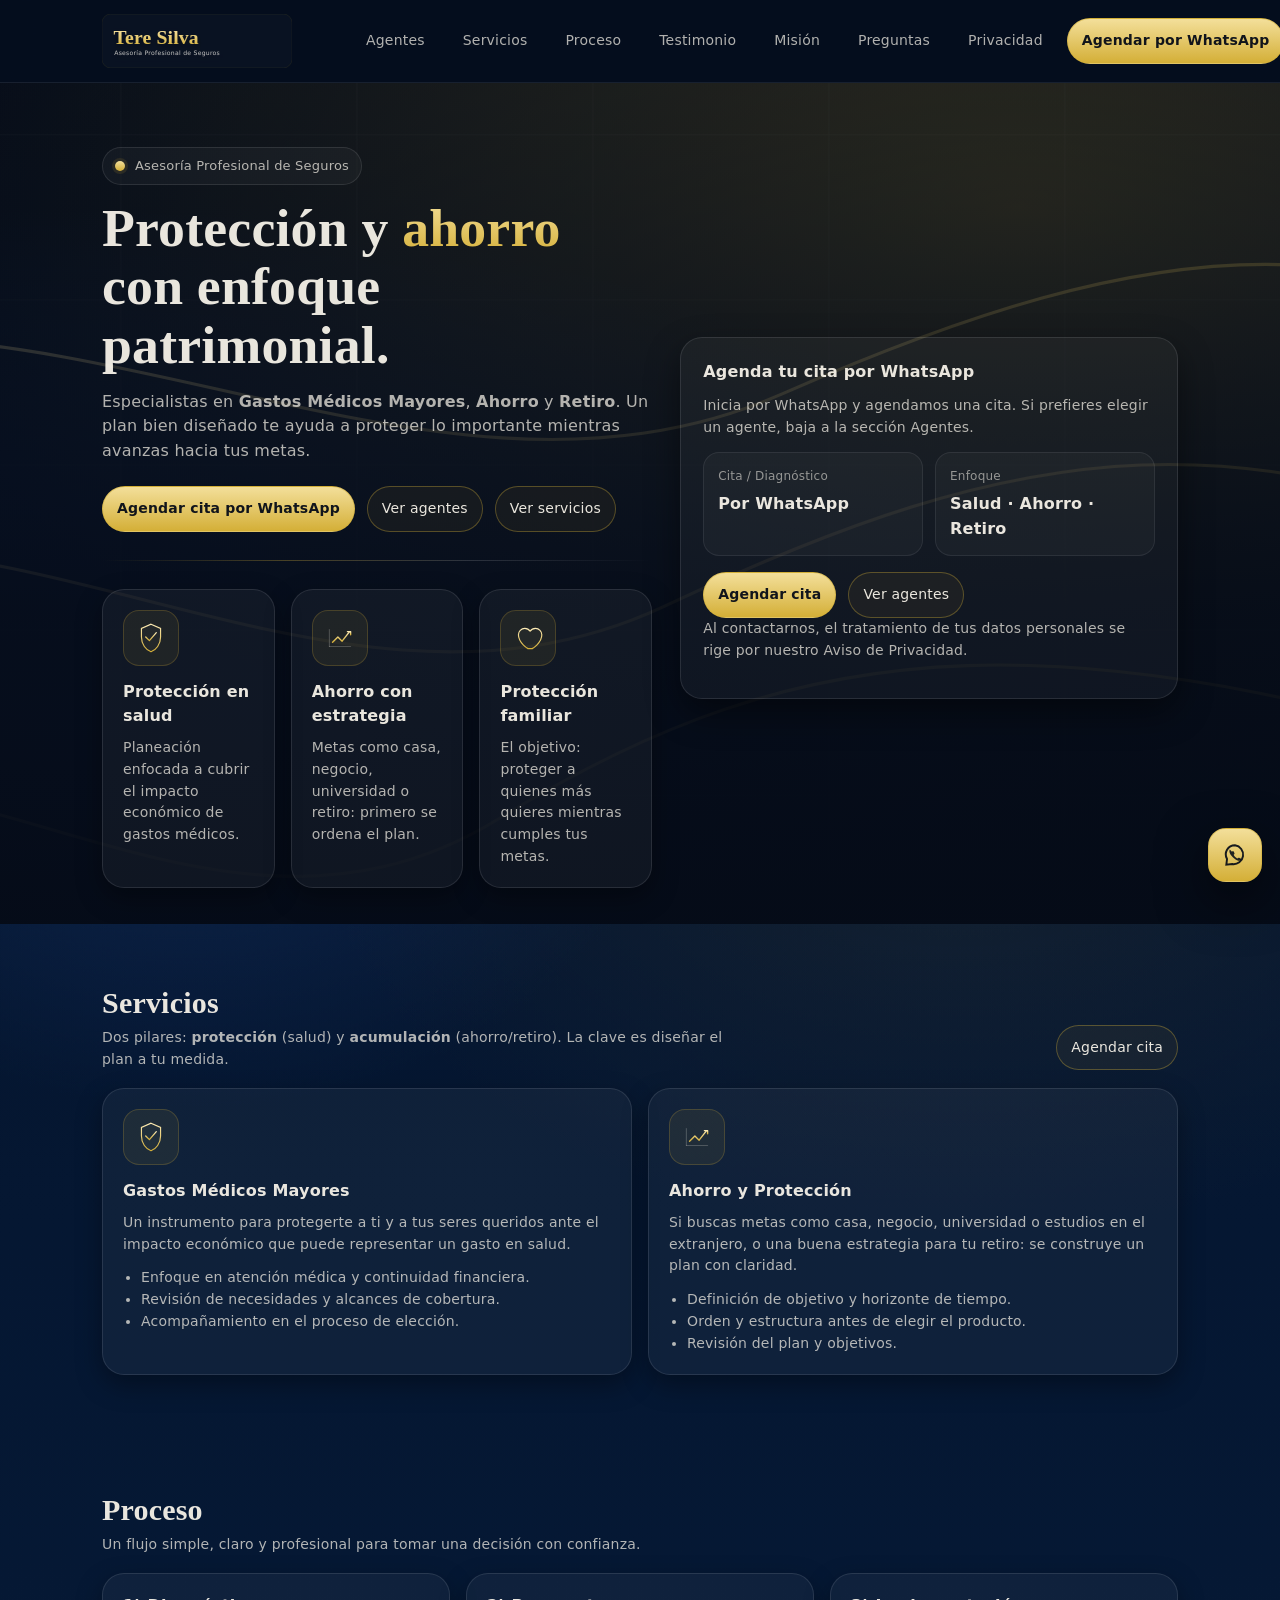
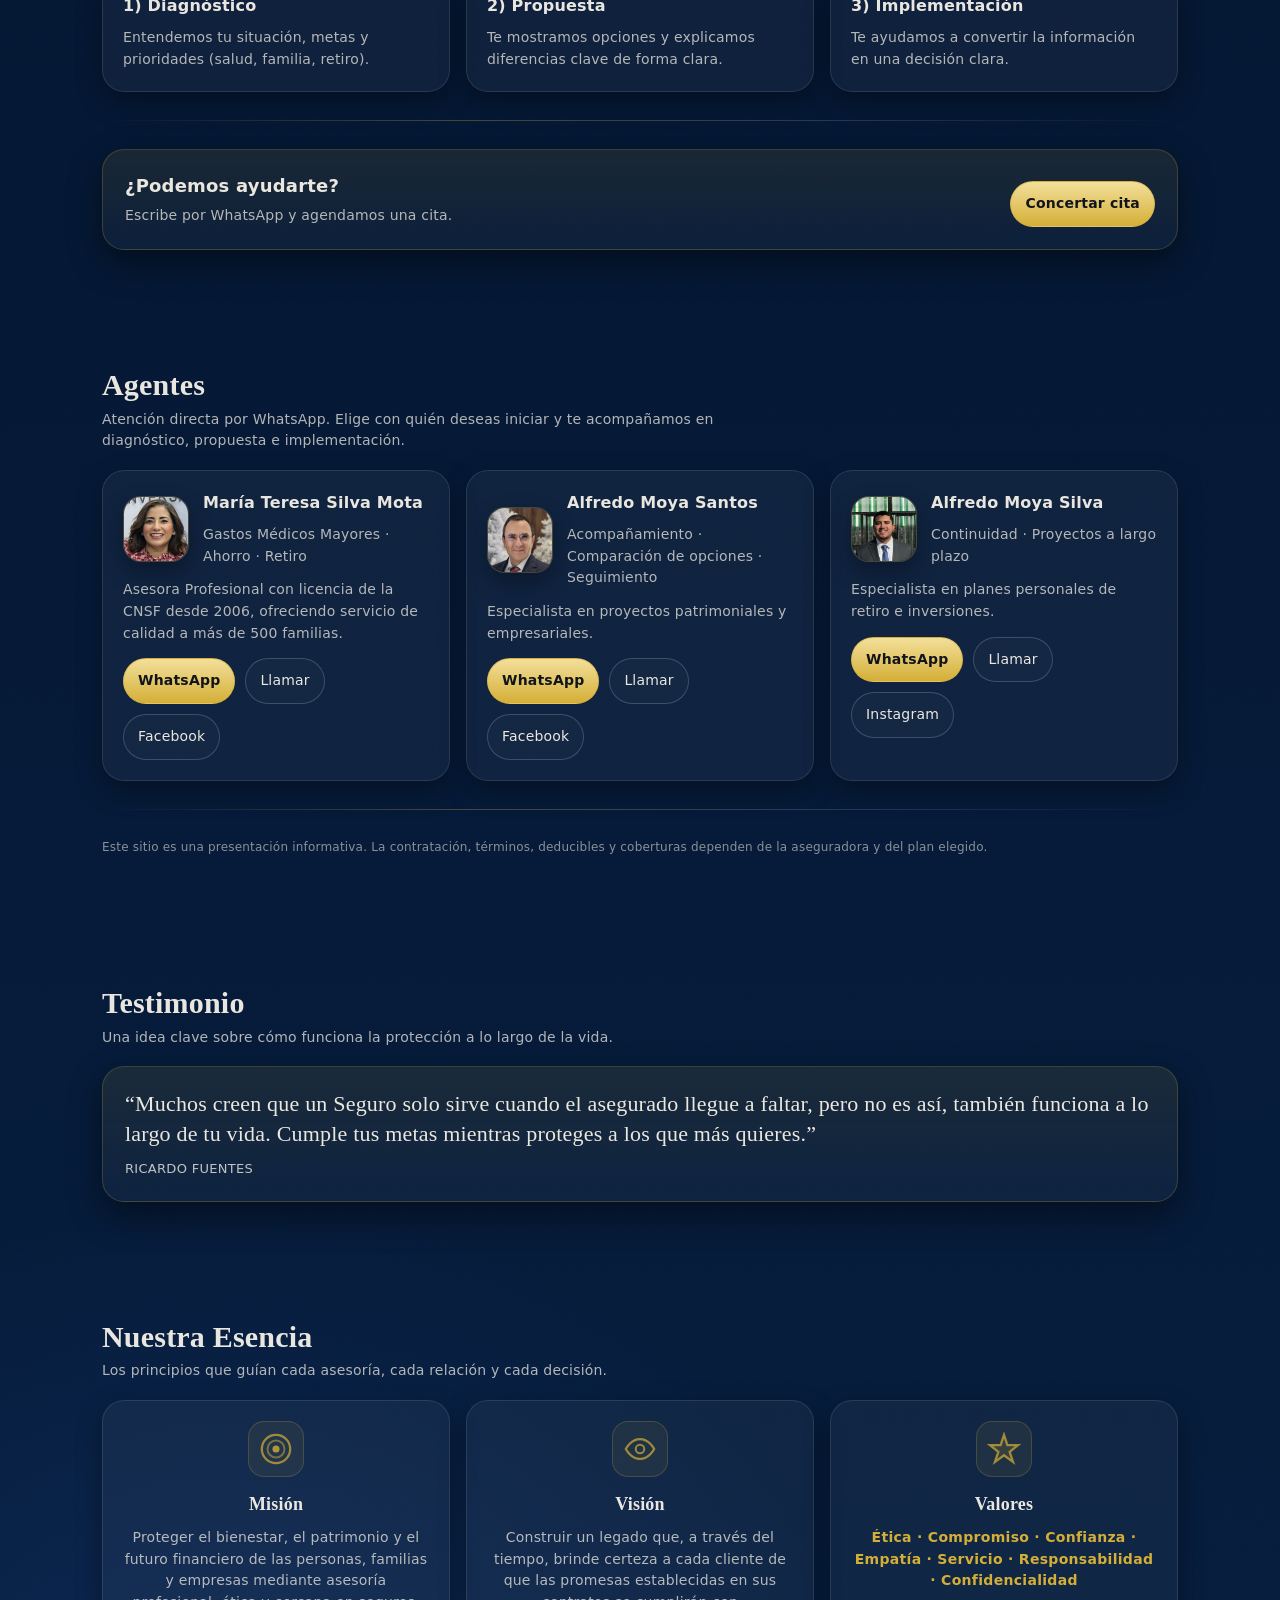
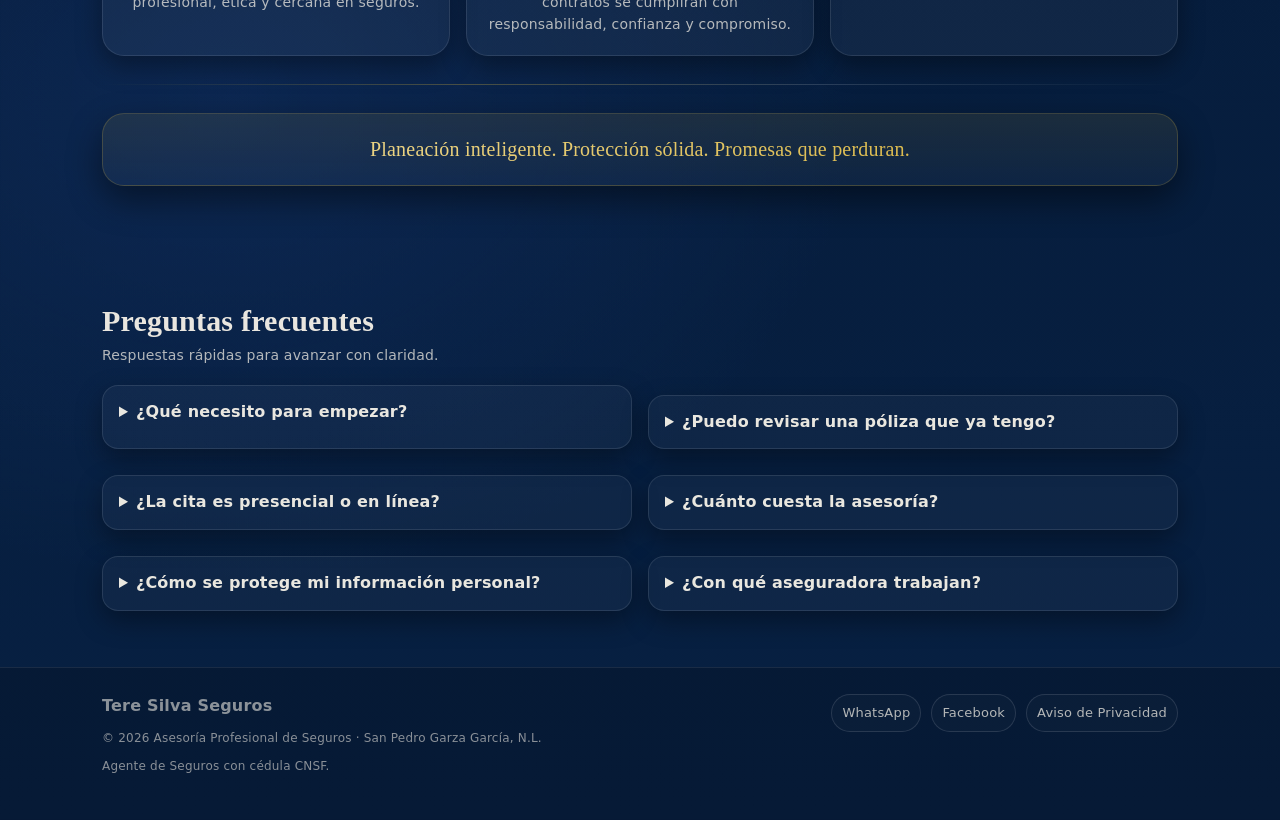
<file: index.html>
<!DOCTYPE html>
<html lang="es">
<head>
  <meta charset="utf-8"/>
  <meta content="width=device-width, initial-scale=1" name="viewport"/>
  <title>Tere Silva Seguros – Especialista en Gastos Médicos Mayores, Ahorro y Retiro | Monterrey</title>
  <meta content="Asesoría profesional de seguros en Monterrey. Especialistas en Gastos Médicos Mayores, Ahorro y Retiro. Agenda una cita por WhatsApp." name="description"/>
  <meta content="#061326" name="theme-color"/>
  <meta name="robots" content="index, follow"/>
  <meta name="author" content="Tere Silva Seguros"/>
  <link rel="canonical" href="https://teresilva.com/"/>

  <!-- Open Graph (Facebook, WhatsApp, LinkedIn) -->
  <meta property="og:type" content="website"/>
  <meta property="og:locale" content="es_MX"/>
  <meta property="og:title" content="Tere Silva Seguros – GMM, Ahorro y Retiro"/>
  <meta property="og:description" content="Asesoría profesional de seguros en Monterrey. Protección y ahorro con enfoque patrimonial."/>
  <meta property="og:url" content="https://teresilva.com/"/>
  <meta property="og:image" content="https://teresilva.com/assets/og-image.jpg"/>
  <meta property="og:site_name" content="Tere Silva Seguros"/>

  <!-- Twitter Card -->
  <meta name="twitter:card" content="summary_large_image"/>
  <meta name="twitter:title" content="Tere Silva Seguros – GMM, Ahorro y Retiro"/>
  <meta name="twitter:description" content="Asesoría profesional de seguros en Monterrey."/>

  <link href="assets/logo.svg" rel="icon" type="image/svg+xml"/>
  <link as="image" href="assets/hero.svg" rel="preload"/>
  <link href="style.css" rel="stylesheet"/>

  <!-- Schema.org JSON-LD para SEO local -->
  <script type="application/ld+json">
  {
    "@context": "https://schema.org",
    "@type": "InsuranceAgency",
    "name": "Tere Silva Seguros",
    "description": "Asesoría profesional de seguros especializada en Gastos Médicos Mayores, Ahorro y Retiro.",
    "url": "https://teresilva.com/",
    "logo": "https://teresilva.com/assets/logo.svg",
    "telephone": "+52-81-1077-0548",
    "email": "teresilvam@hotmail.com",
    "address": {
      "@type": "PostalAddress",
      "streetAddress": "Pedro Ramírez Vázquez 200, Valle Oriente",
      "addressLocality": "San Pedro Garza García",
      "addressRegion": "Nuevo León",
      "postalCode": "66269",
      "addressCountry": "MX"
    },
    "areaServed": {
      "@type": "State",
      "name": "Nuevo León"
    },
    "sameAs": [
      "https://www.facebook.com/TereSilvaGMM"
    ]
  }
  </script>
</head>
<body>
<a class="skip-link" href="#contenido">Saltar al contenido</a>

<header class="site-header" id="siteHeader">
  <div class="container">
    <div class="header-inner">
      <a aria-label="Inicio" class="brand" href="#">
        <img alt="Tere Silva - Asesoría de Seguros" src="assets/logo.svg"/>
      </a>

      <nav aria-label="Navegación" class="nav">
        <a data-scroll="agentes" href="#agentes">Agentes</a>
        <a data-scroll="servicios" href="#servicios">Servicios</a>
        <a data-scroll="proceso" href="#proceso">Proceso</a>
        <a data-scroll="testimonio" href="#testimonio">Testimonio</a>
        <a data-scroll="mision" href="#mision">Misión</a>
        <a data-scroll="faq" href="#faq">Preguntas</a>
        <a href="aviso-privacidad.html">Privacidad</a>
      </nav>

      <div class="header-ctas">
        <a class="btn btn-primary" href="https://wa.link/lrawgj" rel="noopener" target="_blank">Agendar por WhatsApp</a>
        <button aria-expanded="false" aria-label="Abrir menú" class="btn btn-icon hamburger" id="btnMenu">
          <svg aria-hidden="true" fill="none" height="20" viewBox="0 0 24 24" width="20">
            <path d="M4 7h16M4 12h16M4 17h16" stroke="rgba(245,241,232,0.9)" stroke-linecap="round" stroke-width="2"></path>
          </svg>
        </button>
      </div>
    </div>

    <div aria-label="Navegación móvil" class="mobile-nav" data-open="0" id="mobileNav" style="display:none">
      <a data-scroll="agentes" href="#agentes">Agentes</a>
      <a data-scroll="servicios" href="#servicios">Servicios</a>
      <a data-scroll="proceso" href="#proceso">Proceso</a>
      <a data-scroll="testimonio" href="#testimonio">Testimonio</a>
      <a data-scroll="mision" href="#mision">Misión</a>
      <a data-scroll="faq" href="#faq">Preguntas</a>
      <a href="aviso-privacidad.html">Aviso de Privacidad</a>
    </div>
  </div>
</header>

<main id="contenido">
  <section class="hero">
    <div class="container">
      <div class="hero-inner">
        <div>
          <span class="badge"><i></i> Asesoría Profesional de Seguros</span>
          <h1 class="h-title">Protección y <span class="accent">ahorro</span> con enfoque patrimonial.</h1>
          <p class="h-sub">
            Especialistas en <strong>Gastos Médicos Mayores</strong>, <strong>Ahorro</strong> y <strong>Retiro</strong>.
            Un plan bien diseñado te ayuda a proteger lo importante mientras avanzas hacia tus metas.
          </p>

          <div class="hero-actions">
            <a class="btn btn-primary" href="https://wa.link/lrawgj" rel="noopener" target="_blank">Agendar cita por WhatsApp</a>
            <a class="btn btn-ghost" data-scroll="agentes" href="#agentes">Ver agentes</a>
            <a class="btn btn-ghost" data-scroll="servicios" href="#servicios">Ver servicios</a>
          </div>

          <div class="hr"></div>

          <div class="grid-3">
            <div class="card">
              <div class="icon"><img alt="" aria-hidden="true" src="assets/icon-shield.svg"/></div>
              <h4>Protección en salud</h4>
              <p>Planeación enfocada a cubrir el impacto económico de gastos médicos.</p>
            </div>
            <div class="card">
              <div class="icon"><img alt="" aria-hidden="true" src="assets/icon-growth.svg"/></div>
              <h4>Ahorro con estrategia</h4>
              <p>Metas como casa, negocio, universidad o retiro: primero se ordena el plan.</p>
            </div>
            <div class="card">
              <div class="icon"><img alt="" aria-hidden="true" src="assets/icon-heart.svg"/></div>
              <h4>Protección familiar</h4>
              <p>El objetivo: proteger a quienes más quieres mientras cumples tus metas.</p>
            </div>
          </div>
        </div>

        <aside aria-label="Tarjeta de contacto rápido" class="hero-card">
          <h3>Agenda tu cita por WhatsApp</h3>
          <p>Inicia por WhatsApp y agendamos una cita. Si prefieres elegir un agente, baja a la sección Agentes.</p>

          <div class="kpi">
            <div class="k">
              <div class="label">Cita / Diagnóstico</div>
              <div class="val">Por WhatsApp</div>
            </div>
            <div class="k">
              <div class="label">Enfoque</div>
              <div class="val">Salud · Ahorro · Retiro</div>
            </div>
          </div>

          <div class="hero-actions" style="margin-top:16px">
            <a class="btn btn-primary" href="https://wa.link/lrawgj" rel="noopener" target="_blank">Agendar cita</a>
            <a class="btn btn-ghost" data-scroll="agentes" href="#agentes">Ver agentes</a>
          </div>

          <p class="smallprint">
            Al contactarnos, el tratamiento de tus datos personales se rige por nuestro <a href="aviso-privacidad.html">Aviso de Privacidad</a>.
          </p>
        </aside>
      </div>
    </div>
  </section>

  <section class="section" id="servicios">
    <div class="container">
      <div class="section-head">
        <div>
          <h2 class="section-title">Servicios</h2>
          <p class="section-sub">Dos pilares: <strong>protección</strong> (salud) y <strong>acumulación</strong> (ahorro/retiro). La clave es diseñar el plan a tu medida.</p>
        </div>
        <a class="btn btn-ghost" href="https://wa.link/lrawgj" rel="noopener" target="_blank">Agendar cita</a>
      </div>

      <div class="grid-2">
        <article class="card">
          <div class="icon"><img alt="" aria-hidden="true" src="assets/icon-shield.svg"/></div>
          <h4>Gastos Médicos Mayores</h4>
          <p>Un instrumento para protegerte a ti y a tus seres queridos ante el impacto económico que puede representar un gasto en salud.</p>
          <ul>
            <li>Enfoque en atención médica y continuidad financiera.</li>
            <li>Revisión de necesidades y alcances de cobertura.</li>
            <li>Acompañamiento en el proceso de elección.</li>
          </ul>
        </article>

        <article class="card">
          <div class="icon"><img alt="" aria-hidden="true" src="assets/icon-growth.svg"/></div>
          <h4>Ahorro y Protección</h4>
          <p>Si buscas metas como casa, negocio, universidad o estudios en el extranjero, o una buena estrategia para tu retiro: se construye un plan con claridad.</p>
          <ul>
            <li>Definición de objetivo y horizonte de tiempo.</li>
            <li>Orden y estructura antes de elegir el producto.</li>
            <li>Revisión del plan y objetivos.</li>
          </ul>
        </article>
      </div>
    </div>
  </section>

  <section class="section" id="proceso">
    <div class="container">
      <div class="section-head">
        <div>
          <h2 class="section-title">Proceso</h2>
          <p class="section-sub">Un flujo simple, claro y profesional para tomar una decisión con confianza.</p>
        </div>
      </div>

      <div class="grid-3">
        <div class="card">
          <h4>1) Diagnóstico</h4>
          <p>Entendemos tu situación, metas y prioridades (salud, familia, retiro).</p>
        </div>
        <div class="card">
          <h4>2) Propuesta</h4>
          <p>Te mostramos opciones y explicamos diferencias clave de forma clara.</p>
        </div>
        <div class="card">
          <h4>3) Implementación</h4>
          <p>Te ayudamos a convertir la información en una decisión clara.</p>
        </div>
      </div>

      <div class="hr"></div>

      <div class="callout">
        <div class="section-head" style="margin-bottom:0">
          <div>
            <h3 style="margin:0;font-size:18px;letter-spacing:.2px">¿Podemos ayudarte?</h3>
            <p class="section-sub" style="margin-top:6px">Escribe por WhatsApp y agendamos una cita.</p>
          </div>
          <a class="btn btn-primary" href="https://wa.link/lrawgj" rel="noopener" target="_blank">Concertar cita</a>
        </div>
      </div>
    </div>
  </section>

  <section class="section" id="agentes">
    <div class="container">
      <div class="section-head">
        <div>
          <h2 class="section-title">Agentes</h2>
          <p class="section-sub">Atención directa por WhatsApp. Elige con quién deseas iniciar y te acompañamos en diagnóstico, propuesta e implementación.</p>
        </div>
      </div>

      <div class="grid-3 agents-grid">
        <article class="card agent-card">
          <div class="agent-top">
            <picture class="agent-photo" aria-label="Agente: María Teresa Silva Mota">
              <source srcset="assets/agent-maria-teresa.webp" type="image/webp"/>
              <img class="agent-photo-img" src="assets/agent-maria-teresa.jpg" alt="Agente: María Teresa Silva Mota" loading="lazy" width="66" height="66"/>
            </picture>
            <div>
              <h4 class="agent-name">María Teresa Silva Mota</h4>
              <p class="agent-role">Gastos Médicos Mayores · Ahorro · Retiro</p>
            </div>
          </div>
          <p class="agent-desc">Asesora Profesional con licencia de la CNSF desde 2006, ofreciendo servicio de calidad a más de 500 familias.</p>
          <div class="agent-actions">
            <a class="btn btn-primary" href="https://wa.link/lrawgj" rel="noopener" target="_blank">WhatsApp</a>
            <a class="btn" href="tel:+528110770548">Llamar</a>
            <a class="btn" href="https://www.facebook.com/TereSilvaGMM" rel="noopener" target="_blank">Facebook</a>
          </div>
        </article>

        <article class="card agent-card">
          <div class="agent-top">
            <picture class="agent-photo" aria-label="Agente: Alfredo Moya Santos">
              <source srcset="assets/agent-alfredo-santos.webp" type="image/webp"/>
              <img class="agent-photo-img" src="assets/agent-alfredo-santos.jpg" alt="Agente: Alfredo Moya Santos" loading="lazy" width="66" height="66"/>
            </picture>
            <div>
              <h4 class="agent-name">Alfredo Moya Santos</h4>
              <p class="agent-role">Acompañamiento · Comparación de opciones · Seguimiento</p>
            </div>
          </div>
          <p class="agent-desc">Especialista en proyectos patrimoniales y empresariales.</p>
          <div class="agent-actions">
            <a class="btn btn-primary" href="https://wa.me/5218123200589" rel="noopener" target="_blank">WhatsApp</a>
            <a class="btn" href="tel:+528123200589">Llamar</a>
            <a class="btn" href="https://www.facebook.com/AlfredoMoyaSantos" rel="noopener" target="_blank">Facebook</a>
          </div>
        </article>

        <article class="card agent-card">
          <div class="agent-top">
            <picture class="agent-photo" aria-label="Agente: Alfredo Moya Silva">
              <img class="agent-photo-img" src="assets/agent-alfredomoyasilva.jpeg" alt="Agente: Alfredo Moya Silva" loading="lazy" width="66" height="66"/>
            </picture>
            <div>
              <h4 class="agent-name">Alfredo Moya Silva</h4>
              <p class="agent-role">Continuidad · Proyectos a largo plazo</p>
            </div>
          </div>
          <p class="agent-desc">Especialista en planes personales de retiro e inversiones.</p>
          <div class="agent-actions">
            <a class="btn btn-primary" href="https://wa.me/5218111667232" rel="noopener" target="_blank">WhatsApp</a>
            <a class="btn" href="tel:+528111667232">Llamar</a>
            <a class="btn" href="https://www.instagram.com/alfred0_moya?igsh=MW1uYTJ3MzZ3amN2dQ%3D%3D&utm_source=qr" rel="noopener" target="_blank">Instagram</a>
          </div>
        </article>
      </div>

      <div class="hr"></div>
      <p class="smallprint">
        Este sitio es una presentación informativa. La contratación, términos, deducibles y coberturas dependen de la aseguradora y del plan elegido.
      </p>
    </div>
  </section>

  <section class="section" id="testimonio">
    <div class="container">
      <div class="section-head">
        <div>
          <h2 class="section-title">Testimonio</h2>
          <p class="section-sub">Una idea clave sobre cómo funciona la protección a lo largo de la vida.</p>
        </div>
      </div>

      <div class="callout">
        <p class="quote">&ldquo;Muchos creen que un Seguro solo sirve cuando el asegurado llegue a faltar, pero no es así, también funciona a lo largo de tu vida. Cumple tus metas mientras proteges a los que más quieres.&rdquo;</p>
        <p class="quote-author">Ricardo Fuentes</p>
      </div>
    </div>
  </section>

  <section class="section" id="mision">
    <div class="container">
      <div class="section-head">
        <div>
          <h2 class="section-title">Nuestra Esencia</h2>
          <p class="section-sub">Los principios que guían cada asesoría, cada relación y cada decisión.</p>
        </div>
      </div>

      <div class="grid-3 mvv-grid">
        <div class="card mvv-card">
          <div class="icon"><svg aria-hidden="true" width="34" height="34" viewBox="0 0 24 24" fill="none"><circle cx="12" cy="12" r="10" stroke="rgba(212,175,55,0.7)" stroke-width="1.6"/><circle cx="12" cy="12" r="6" stroke="rgba(212,175,55,0.5)" stroke-width="1.4"/><circle cx="12" cy="12" r="2.5" fill="rgba(212,175,55,0.8)"/></svg></div>
          <h4>Misión</h4>
          <p>Proteger el bienestar, el patrimonio y el futuro financiero de las personas, familias y empresas mediante asesoría profesional, ética y cercana en seguros.</p>
        </div>

        <div class="card mvv-card">
          <div class="icon"><svg aria-hidden="true" width="34" height="34" viewBox="0 0 24 24" fill="none"><path d="M2 12s3.5-7 10-7 10 7 10 7-3.5 7-10 7S2 12 2 12z" stroke="rgba(212,175,55,0.7)" stroke-width="1.6"/><circle cx="12" cy="12" r="3" stroke="rgba(212,175,55,0.7)" stroke-width="1.4"/></svg></div>
          <h4>Visión</h4>
          <p>Construir un legado que, a través del tiempo, brinde certeza a cada cliente de que las promesas establecidas en sus contratos se cumplirán con responsabilidad, confianza y compromiso.</p>
        </div>

        <div class="card mvv-card">
          <div class="icon"><svg aria-hidden="true" width="34" height="34" viewBox="0 0 24 24" fill="none"><path d="M12 2l2.4 7.2H22l-6 4.8 2.4 7.2L12 16.4 5.6 21.2 8 14 2 9.2h7.6z" stroke="rgba(212,175,55,0.7)" stroke-width="1.6" fill="rgba(212,175,55,0.12)"/></svg></div>
          <h4>Valores</h4>
          <p class="valores-list">Ética · Compromiso · Confianza · Empatía · Servicio · Responsabilidad · Confidencialidad</p>
        </div>
      </div>

      <div class="hr"></div>

      <div class="callout mvv-frase">
        <p class="quote">Planeación inteligente. Protección sólida. Promesas que perduran.</p>
      </div>
    </div>
  </section>

  <section class="section" id="faq">
    <div class="container">
      <div class="section-head">
        <div>
          <h2 class="section-title">Preguntas frecuentes</h2>
          <p class="section-sub">Respuestas rápidas para avanzar con claridad.</p>
        </div>
      </div>

      <div class="faq grid-2">
        <details class="card">
          <summary>¿Qué necesito para empezar?</summary>
          <p>Con una breve conversación: qué buscas proteger, tu objetivo de ahorro/retiro y tu horizonte de tiempo.</p>
        </details>

        <details class="card">
          <summary>¿Puedo revisar una póliza que ya tengo?</summary>
          <p>Sí. Podemos revisar lo que tienes y compararlo contra tus necesidades actuales.</p>
        </details>

        <details class="card">
          <summary>¿La cita es presencial o en línea?</summary>
          <p>La forma más práctica es iniciar por WhatsApp y después definimos el formato de la cita.</p>
        </details>

        <details class="card">
          <summary>¿Cuánto cuesta la asesoría?</summary>
          <p>Escríbenos y te orientamos sobre el siguiente paso.</p>
        </details>

        <details class="card">
          <summary>¿Cómo se protege mi información personal?</summary>
          <p>Tus datos se tratan conforme a la LFPDPPP. Consulta nuestro <a href="aviso-privacidad.html">Aviso de Privacidad</a> para conocer tus derechos ARCO y el manejo de tu información.</p>
        </details>

        <details class="card">
          <summary>¿Con qué aseguradora trabajan?</summary>
          <p>Trabajamos con <strong>Seguros Monterrey New York Life (SMNYL)</strong>, una de las aseguradoras con mayor trayectoria y solidez del mercado mexicano.</p>
        </details>
      </div>
    </div>
  </section>
</main>

<footer class="site-footer">
  <div class="container footer-grid">
    <div class="footer-brand">
      <div class="footer-title"><strong>Tere Silva Seguros</strong></div>
      <div class="smallprint">© <span id="year"></span> Asesoría Profesional de Seguros · San Pedro Garza García, N.L.</div>
      <div class="smallprint">Agente de Seguros con cédula CNSF.</div>
    </div>

    <div class="footer-links">
      <a href="https://wa.link/lrawgj" rel="noopener" target="_blank">WhatsApp</a>
      <a href="https://www.facebook.com/TereSilvaGMM" rel="noopener" target="_blank">Facebook</a>
      <a href="aviso-privacidad.html">Aviso de Privacidad</a>
    </div>
  </div>
</footer>

<button aria-label="Abrir WhatsApp" class="whatsapp-fab" data-href="https://wa.link/lrawgj" id="waFab">
  <svg aria-hidden="true" fill="none" viewBox="0 0 24 24">
    <path d="M12 3a8.5 8.5 0 0 0-7.36 12.75L4 21l5.42-.62A8.5 8.5 0 1 0 12 3z" stroke="rgba(5,11,23,0.92)" stroke-width="1.8"></path>
    <path d="M9.2 8.9c.2-.4.4-.4.6-.4h.6c.2 0 .4.1.5.4l.6 1.4c.1.3.1.6-.1.8l-.4.5c-.1.1-.2.3-.1.5.2.5.7 1.2 1.3 1.8.6.6 1.3 1.1 1.8 1.3.2.1.4 0 .5-.1l.5-.4c.2-.2.5-.2.8-.1l1.4.6c.3.1.4.3.4.5v.6c0 .2 0 .4-.4.6-.4.2-1.4.6-2.8.2-1.4-.4-3-1.6-4.4-3-1.4-1.4-2.6-3-3-4.4-.4-1.4 0-2.4.2-2.8z" fill="rgba(5,11,23,0.88)"></path>
  </svg>
</button>

<script>
  document.getElementById('year').textContent = new Date().getFullYear();
</script>
<script src="main.js"></script>
</body>
</html>
</file>
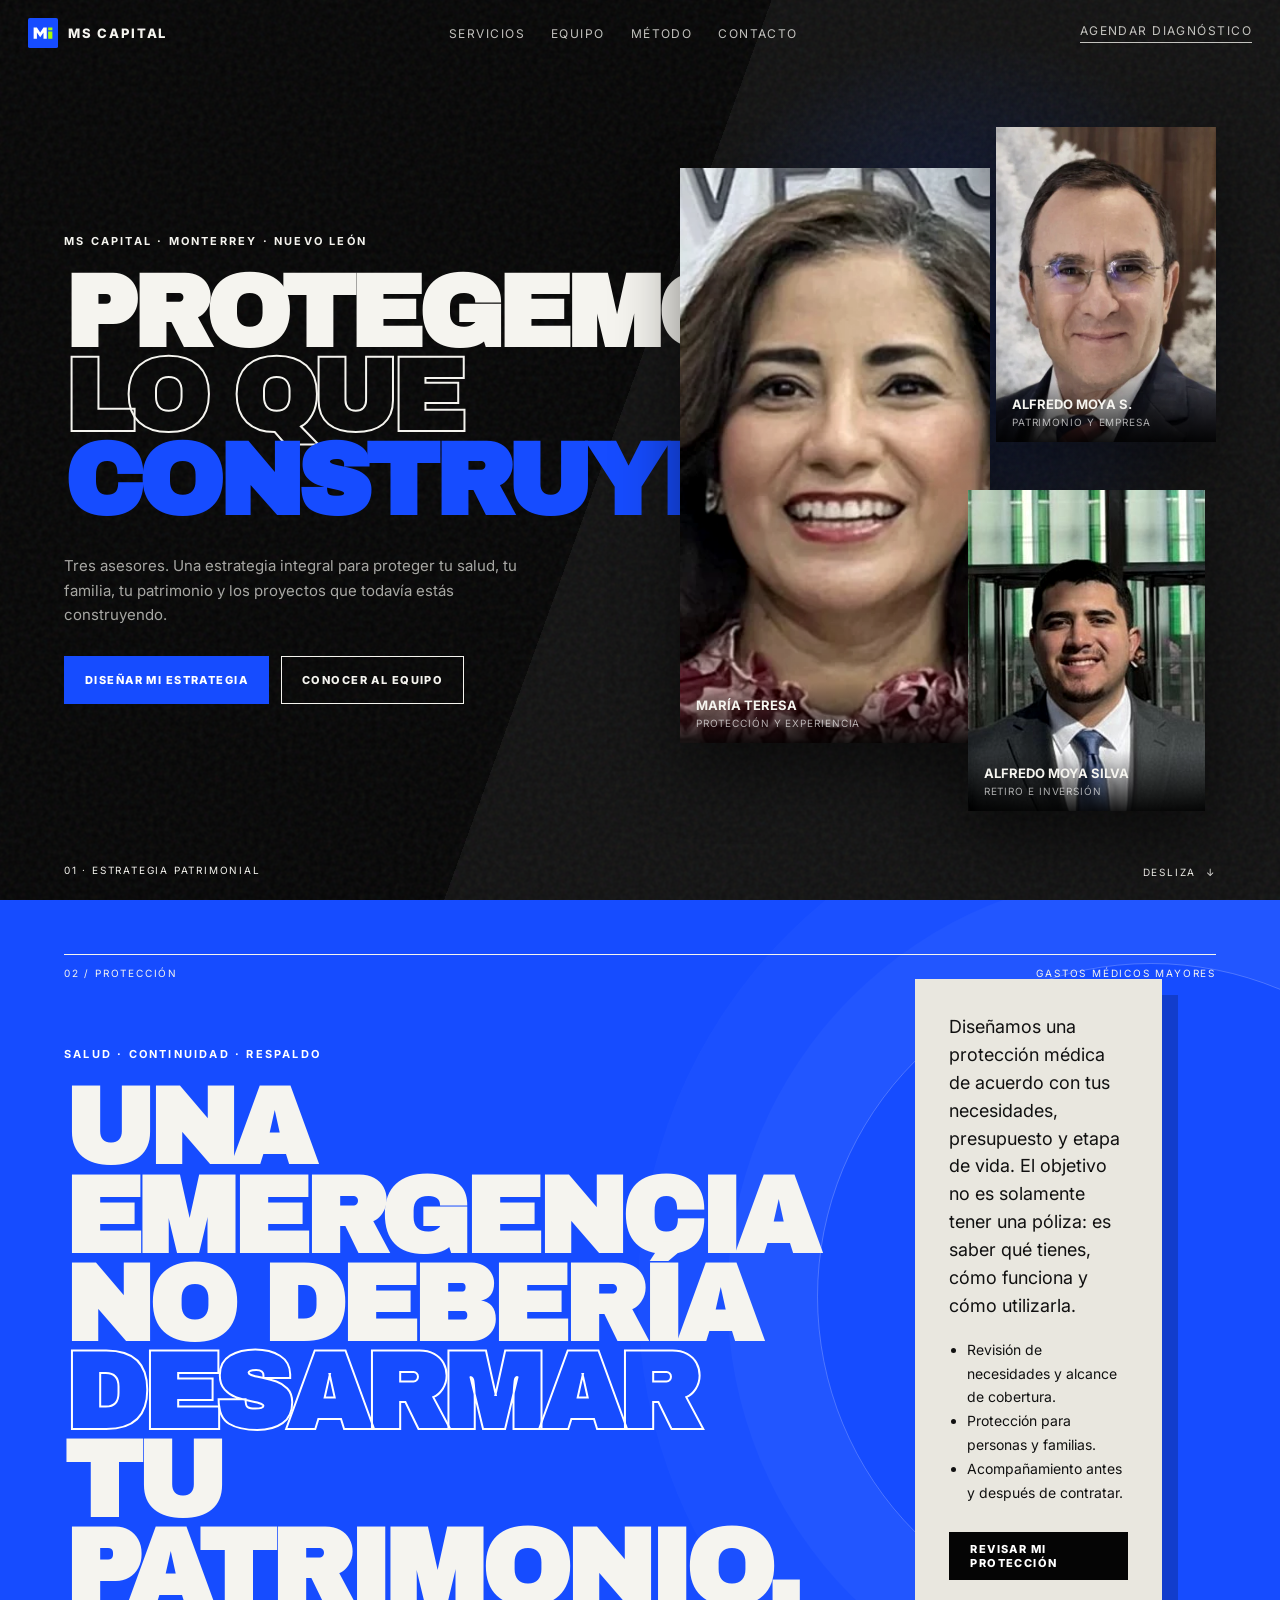
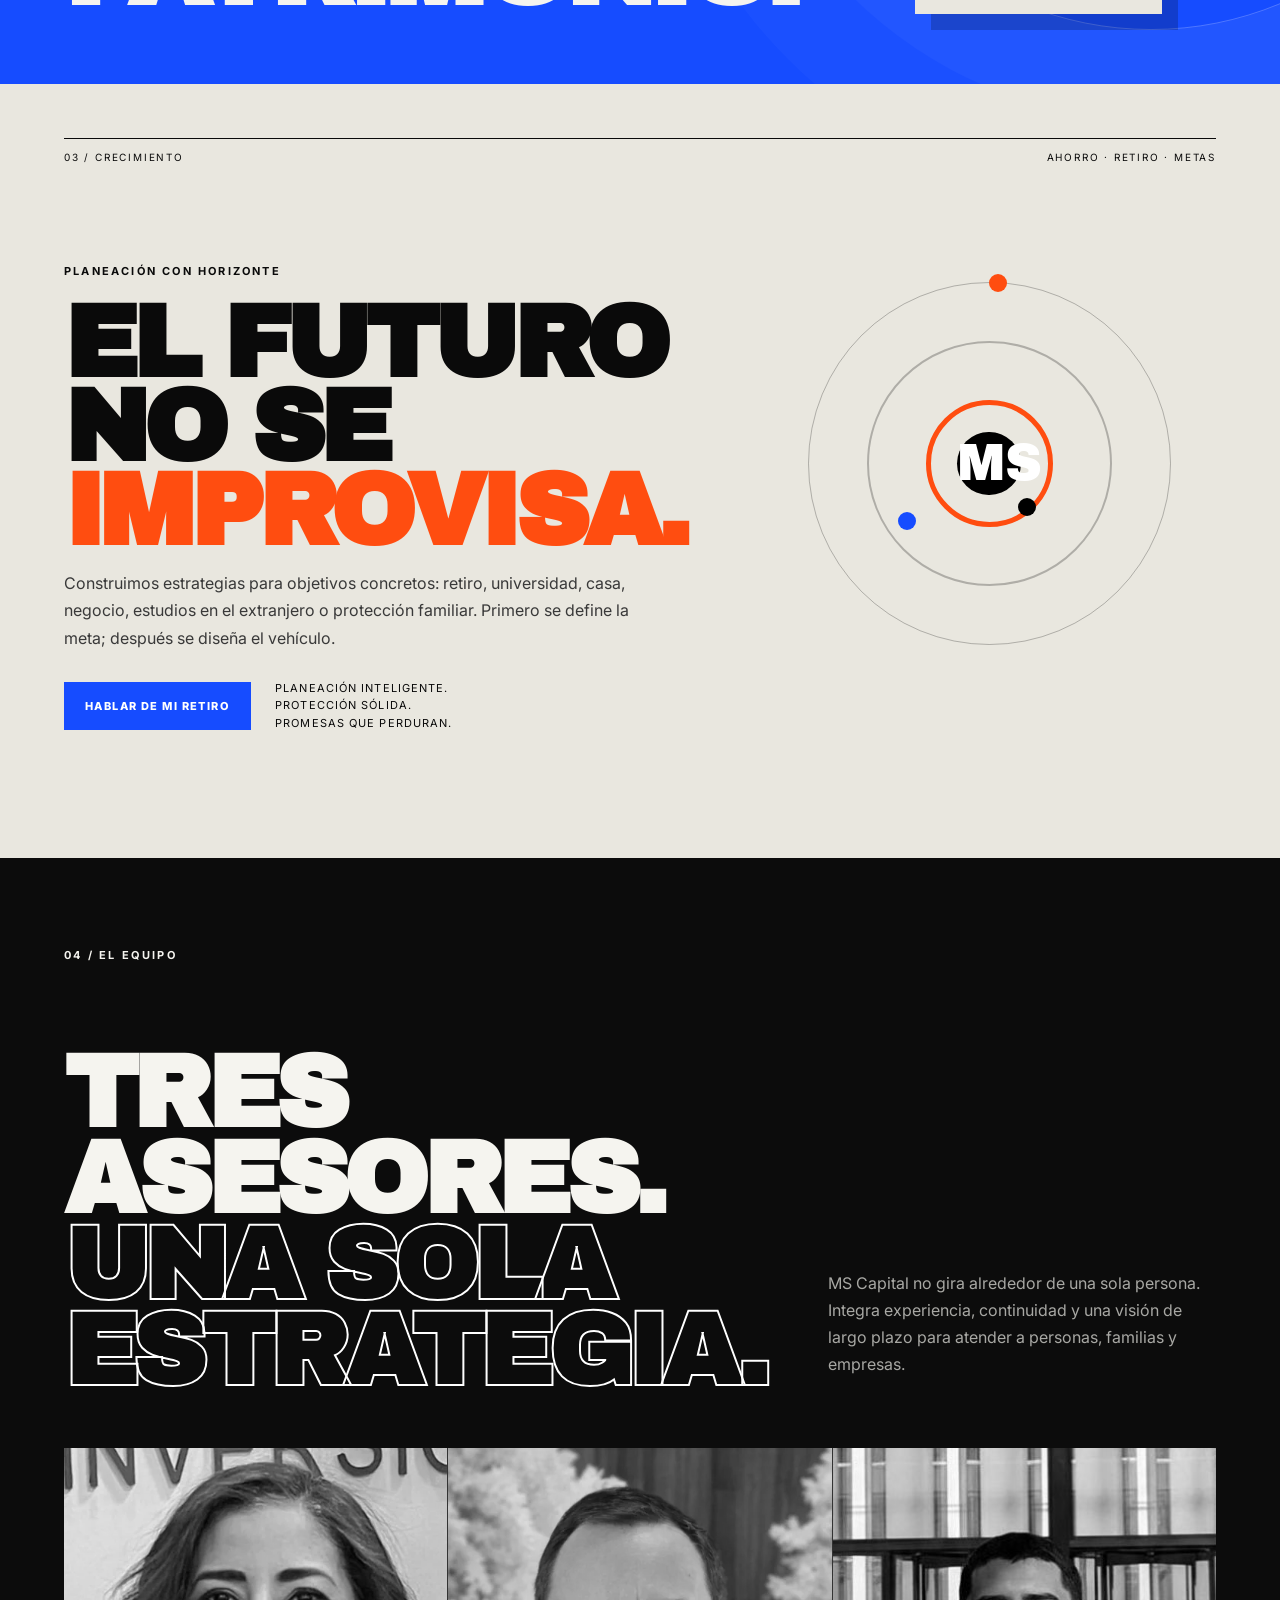
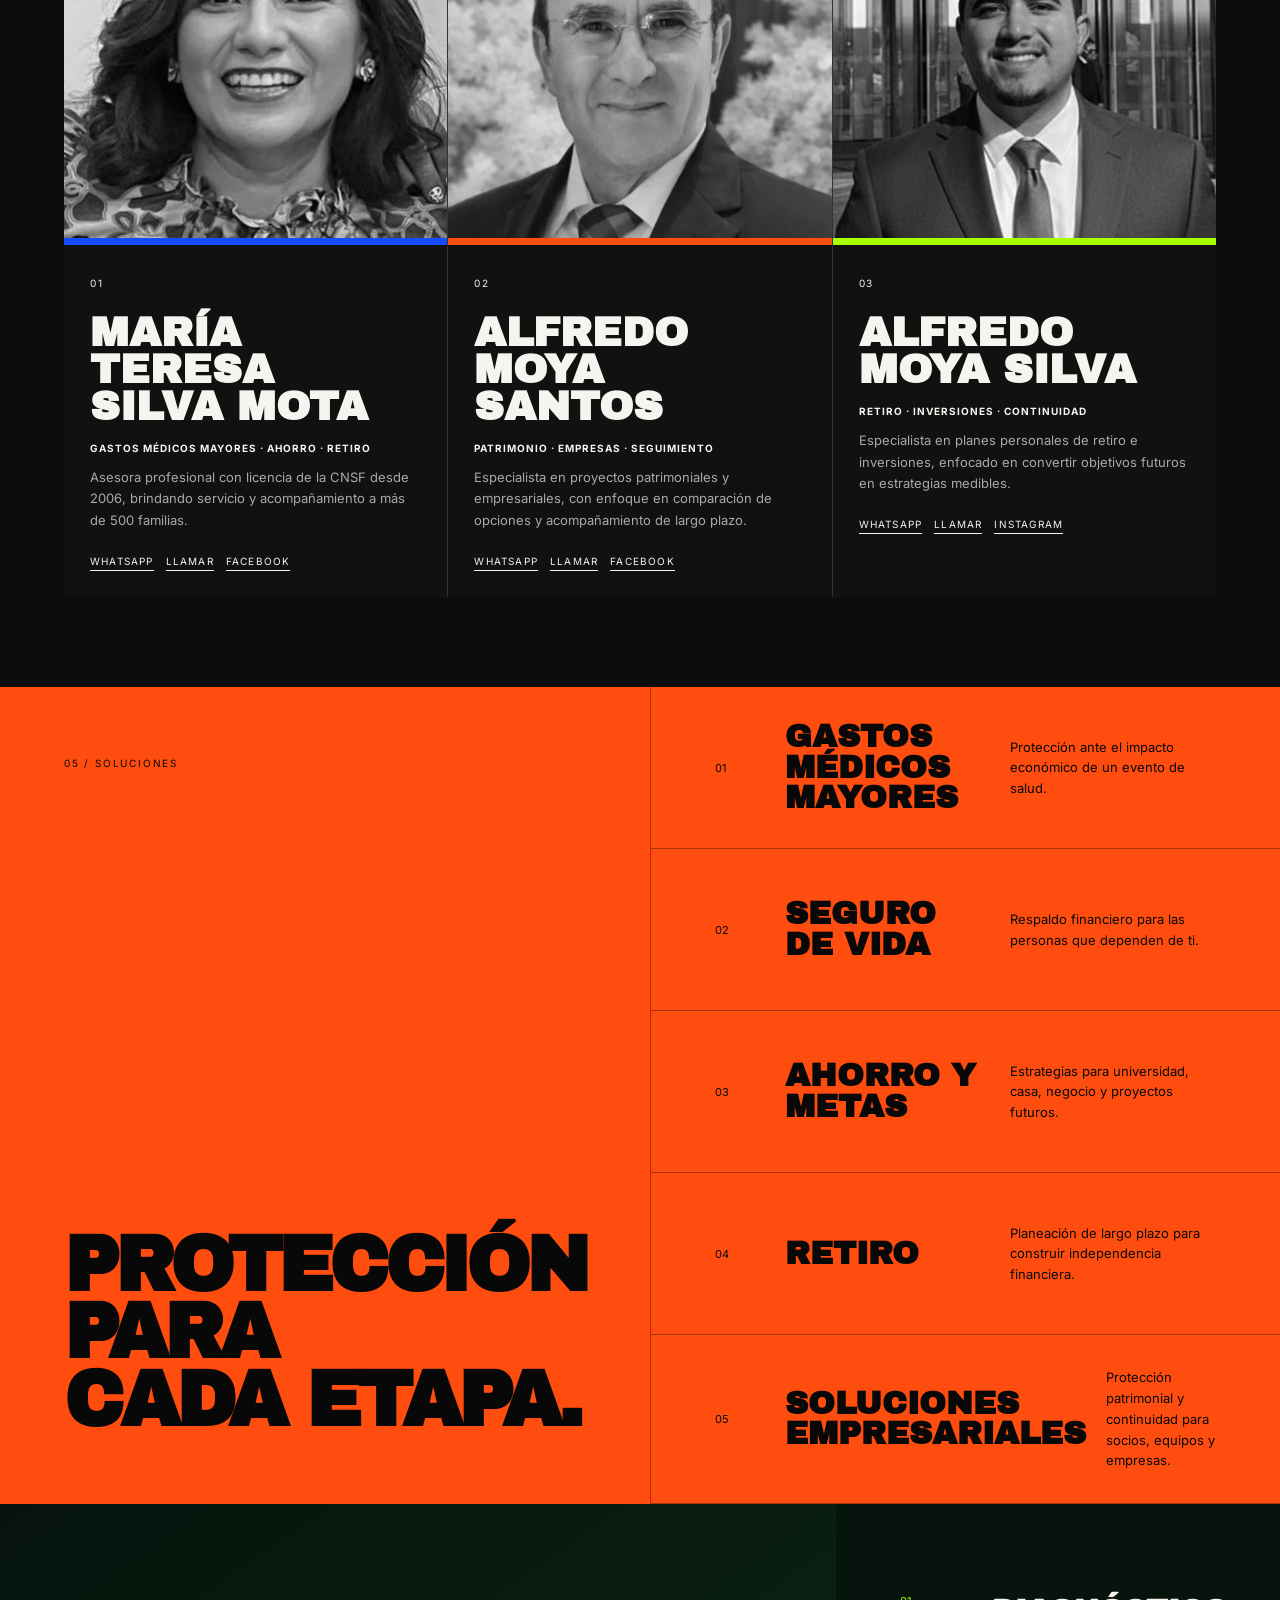
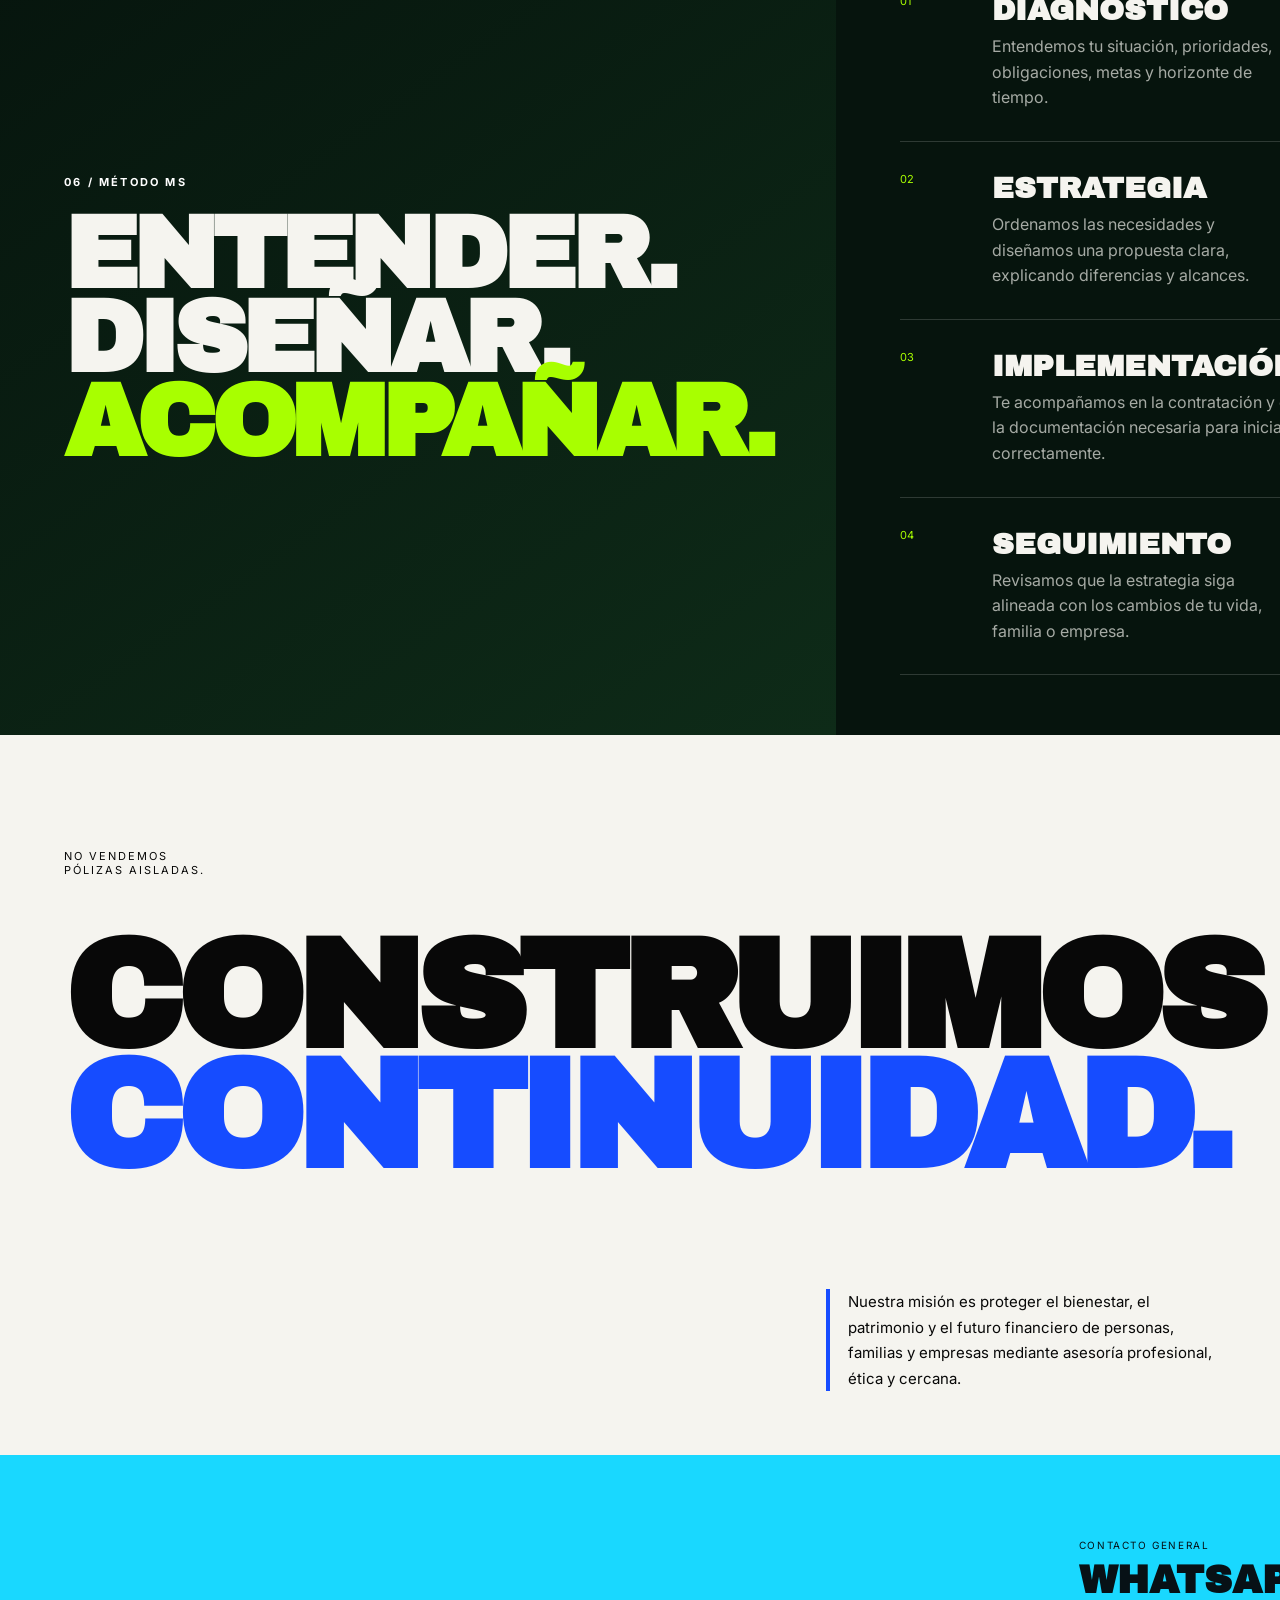
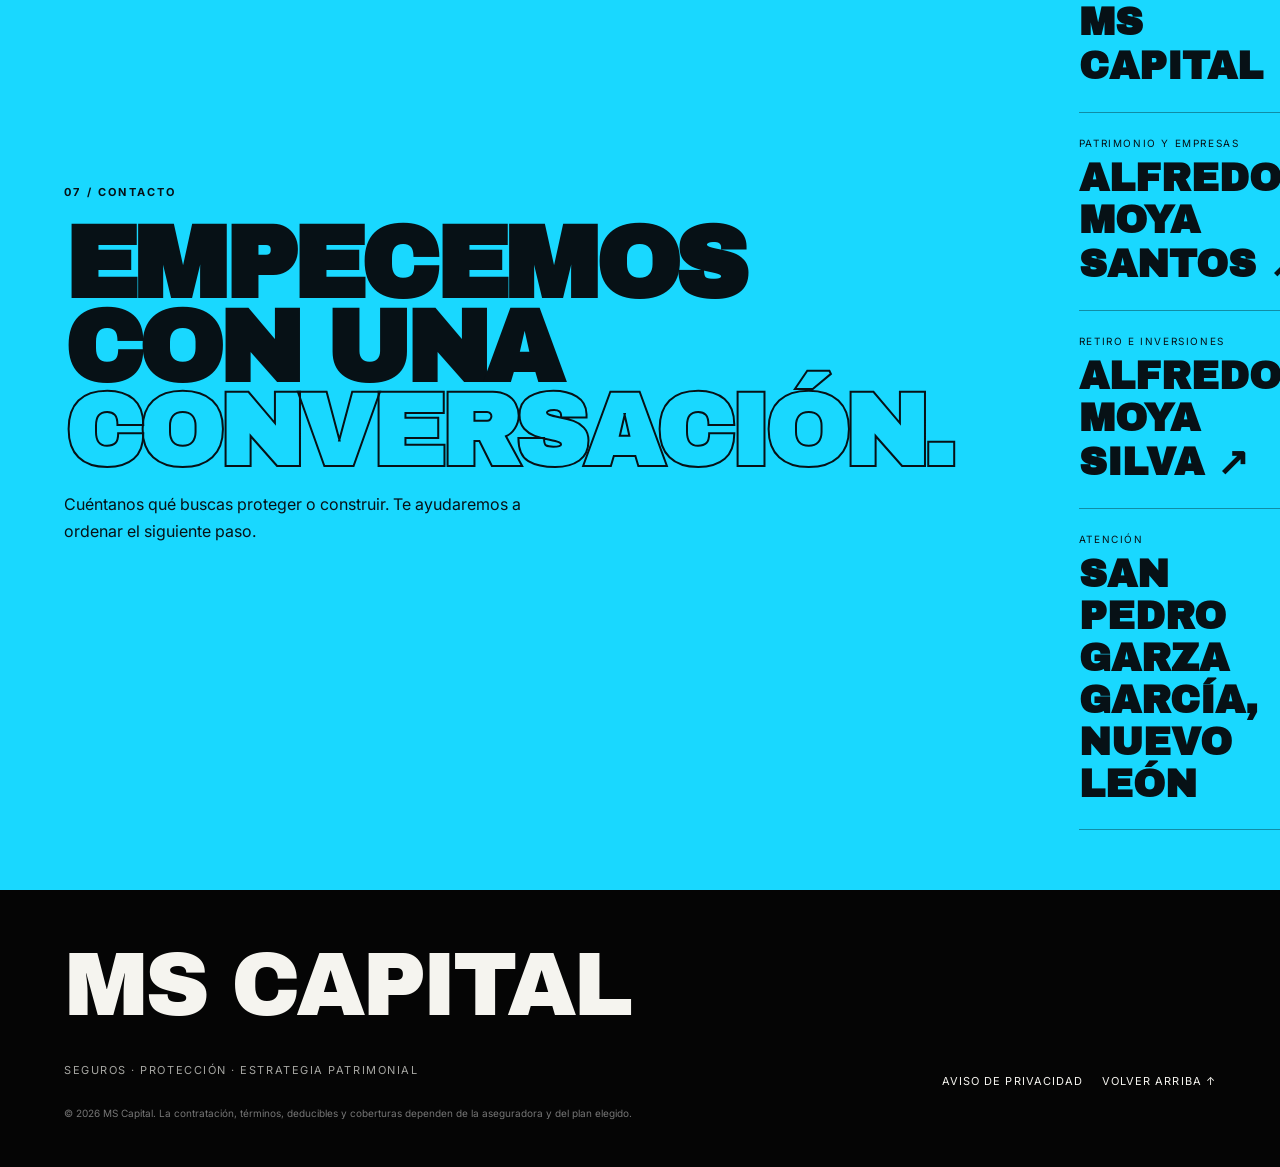
<file: ms-capital/index.html>
<!DOCTYPE html>
<html lang="es-MX">
<head>
  <meta charset="utf-8" />
  <meta name="viewport" content="width=device-width, initial-scale=1" />
  <title>MS Capital | Seguros, protección y estrategia patrimonial</title>
  <meta name="description" content="MS Capital integra a tres asesores para diseñar estrategias de protección, gastos médicos, ahorro, retiro y patrimonio en Monterrey." />
  <meta name="theme-color" content="#0a0a0a" />
  <meta name="robots" content="noindex, nofollow" />
  <link rel="icon" href="assets/ms-capital-mark.svg" type="image/svg+xml" />
  <link rel="stylesheet" href="style.css" />
</head>
<body>
  <a class="skip-link" href="#contenido">Saltar al contenido</a>

  <header class="site-header" id="siteHeader">
    <a class="brand" href="#inicio" aria-label="MS Capital, inicio">
      <img src="assets/ms-capital-mark.svg" alt="" width="36" height="36" />
      <span>MS CAPITAL</span>
    </a>

    <nav class="desktop-nav" aria-label="Navegación principal">
      <a href="#servicios">Servicios</a>
      <a href="#equipo">Equipo</a>
      <a href="#metodo">Método</a>
      <a href="#contacto">Contacto</a>
    </nav>

    <a class="header-cta" href="https://wa.link/lrawgj" target="_blank" rel="noopener">Agendar diagnóstico</a>

    <button class="menu-button" id="menuButton" type="button" aria-expanded="false" aria-controls="mobileNav" aria-label="Abrir menú">
      <span></span><span></span>
    </button>

    <nav class="mobile-nav" id="mobileNav" aria-label="Navegación móvil">
      <a href="#servicios">Servicios</a>
      <a href="#equipo">Equipo</a>
      <a href="#metodo">Método</a>
      <a href="#contacto">Contacto</a>
      <a href="https://wa.link/lrawgj" target="_blank" rel="noopener">Agendar diagnóstico</a>
    </nav>
  </header>

  <main id="contenido">
    <section class="hero" id="inicio">
      <div class="hero-noise" aria-hidden="true"></div>
      <div class="hero-copy">
        <p class="eyebrow">MS CAPITAL · MONTERREY · NUEVO LEÓN</p>
        <h1>
          <span>PROTEGEMOS</span>
          <span class="outline">LO QUE</span>
          <span class="blue">CONSTRUYES.</span>
        </h1>
        <p class="hero-description">Tres asesores. Una estrategia integral para proteger tu salud, tu familia, tu patrimonio y los proyectos que todavía estás construyendo.</p>
        <div class="hero-actions">
          <a class="button button-primary" href="https://wa.link/lrawgj" target="_blank" rel="noopener">Diseñar mi estrategia</a>
          <a class="button button-line" href="#equipo">Conocer al equipo</a>
        </div>
      </div>

      <div class="hero-team" aria-label="Equipo de MS Capital">
        <article class="portrait portrait-main">
          <picture>
            <source srcset="../assets/agent-maria-teresa.webp" type="image/webp" />
            <img src="../assets/agent-maria-teresa.jpg" alt="María Teresa Silva Mota" />
          </picture>
          <div class="portrait-label"><strong>María Teresa</strong><span>Protección y experiencia</span></div>
        </article>
        <article class="portrait portrait-top">
          <picture>
            <source srcset="../assets/agent-alfredo-santos.webp" type="image/webp" />
            <img src="../assets/agent-alfredo-santos.jpg" alt="Alfredo Moya Santos" />
          </picture>
          <div class="portrait-label"><strong>Alfredo Moya S.</strong><span>Patrimonio y empresa</span></div>
        </article>
        <article class="portrait portrait-bottom">
          <img src="../assets/agent-alfredomoyasilva.jpeg" alt="Alfredo Moya Silva" />
          <div class="portrait-label"><strong>Alfredo Moya Silva</strong><span>Retiro e inversión</span></div>
        </article>
      </div>

      <div class="hero-index" aria-hidden="true">01 · ESTRATEGIA PATRIMONIAL</div>
      <a class="scroll-cue" href="#servicios" aria-label="Ir a servicios">DESLIZA <span>↓</span></a>
    </section>

    <section class="statement statement-health" id="servicios">
      <div class="statement-meta">
        <span>02 / PROTECCIÓN</span>
        <span>GASTOS MÉDICOS MAYORES</span>
      </div>
      <div class="statement-grid">
        <div>
          <p class="eyebrow light">SALUD · CONTINUIDAD · RESPALDO</p>
          <h2>UNA EMERGENCIA<br />NO DEBERÍA<br /><em>DESARMAR</em><br />TU PATRIMONIO.</h2>
        </div>
        <div class="statement-card">
          <p>Diseñamos una protección médica de acuerdo con tus necesidades, presupuesto y etapa de vida. El objetivo no es solamente tener una póliza: es saber qué tienes, cómo funciona y cómo utilizarla.</p>
          <ul>
            <li>Revisión de necesidades y alcance de cobertura.</li>
            <li>Protección para personas y familias.</li>
            <li>Acompañamiento antes y después de contratar.</li>
          </ul>
          <a class="button button-dark" href="https://wa.link/lrawgj" target="_blank" rel="noopener">Revisar mi protección</a>
        </div>
      </div>
    </section>

    <section class="statement statement-retirement">
      <div class="statement-meta">
        <span>03 / CRECIMIENTO</span>
        <span>AHORRO · RETIRO · METAS</span>
      </div>
      <div class="retirement-copy">
        <p class="eyebrow">PLANEACIÓN CON HORIZONTE</p>
        <h2>EL FUTURO<br />NO SE <span>IMPROVISA.</span></h2>
        <p>Construimos estrategias para objetivos concretos: retiro, universidad, casa, negocio, estudios en el extranjero o protección familiar. Primero se define la meta; después se diseña el vehículo.</p>
        <div class="retirement-actions">
          <a class="button button-primary" href="https://wa.me/5218111667232" target="_blank" rel="noopener">Hablar de mi retiro</a>
          <span>Planeación inteligente.<br />Protección sólida.<br />Promesas que perduran.</span>
        </div>
      </div>
      <div class="retirement-orbit" aria-hidden="true">
        <div class="orbit orbit-one"></div>
        <div class="orbit orbit-two"></div>
        <div class="orbit orbit-three"></div>
        <div class="orbit-core">MS</div>
      </div>
    </section>

    <section class="team-section" id="equipo">
      <div class="team-heading">
        <p class="eyebrow">04 / EL EQUIPO</p>
        <h2>TRES ASESORES.<br /><span>UNA SOLA ESTRATEGIA.</span></h2>
        <p>MS Capital no gira alrededor de una sola persona. Integra experiencia, continuidad y una visión de largo plazo para atender a personas, familias y empresas.</p>
      </div>

      <div class="team-grid">
        <article class="advisor-card advisor-blue">
          <div class="advisor-photo">
            <picture>
              <source srcset="../assets/agent-maria-teresa.webp" type="image/webp" />
              <img src="../assets/agent-maria-teresa.jpg" alt="María Teresa Silva Mota" loading="lazy" />
            </picture>
          </div>
          <div class="advisor-content">
            <span class="advisor-number">01</span>
            <h3>María Teresa<br />Silva Mota</h3>
            <p class="advisor-specialty">Gastos Médicos Mayores · Ahorro · Retiro</p>
            <p>Asesora profesional con licencia de la CNSF desde 2006, brindando servicio y acompañamiento a más de 500 familias.</p>
            <div class="advisor-links">
              <a href="https://wa.link/lrawgj" target="_blank" rel="noopener">WhatsApp</a>
              <a href="tel:+528110770548">Llamar</a>
              <a href="https://www.facebook.com/TereSilvaGMM" target="_blank" rel="noopener">Facebook</a>
            </div>
          </div>
        </article>

        <article class="advisor-card advisor-orange">
          <div class="advisor-photo">
            <picture>
              <source srcset="../assets/agent-alfredo-santos.webp" type="image/webp" />
              <img src="../assets/agent-alfredo-santos.jpg" alt="Alfredo Moya Santos" loading="lazy" />
            </picture>
          </div>
          <div class="advisor-content">
            <span class="advisor-number">02</span>
            <h3>Alfredo<br />Moya Santos</h3>
            <p class="advisor-specialty">Patrimonio · Empresas · Seguimiento</p>
            <p>Especialista en proyectos patrimoniales y empresariales, con enfoque en comparación de opciones y acompañamiento de largo plazo.</p>
            <div class="advisor-links">
              <a href="https://wa.me/5218123200589" target="_blank" rel="noopener">WhatsApp</a>
              <a href="tel:+528123200589">Llamar</a>
              <a href="https://www.facebook.com/AlfredoMoyaSantos" target="_blank" rel="noopener">Facebook</a>
            </div>
          </div>
        </article>

        <article class="advisor-card advisor-lime">
          <div class="advisor-photo">
            <img src="../assets/agent-alfredomoyasilva.jpeg" alt="Alfredo Moya Silva" loading="lazy" />
          </div>
          <div class="advisor-content">
            <span class="advisor-number">03</span>
            <h3>Alfredo<br />Moya Silva</h3>
            <p class="advisor-specialty">Retiro · Inversiones · Continuidad</p>
            <p>Especialista en planes personales de retiro e inversiones, enfocado en convertir objetivos futuros en estrategias medibles.</p>
            <div class="advisor-links">
              <a href="https://wa.me/5218111667232" target="_blank" rel="noopener">WhatsApp</a>
              <a href="tel:+528111667232">Llamar</a>
              <a href="https://www.instagram.com/alfred0_moya" target="_blank" rel="noopener">Instagram</a>
            </div>
          </div>
        </article>
      </div>
    </section>

    <section class="services-board">
      <div class="services-title">
        <span>05 / SOLUCIONES</span>
        <h2>PROTECCIÓN PARA<br />CADA ETAPA.</h2>
      </div>
      <div class="service-list">
        <article><span>01</span><h3>Gastos Médicos Mayores</h3><p>Protección ante el impacto económico de un evento de salud.</p></article>
        <article><span>02</span><h3>Seguro de Vida</h3><p>Respaldo financiero para las personas que dependen de ti.</p></article>
        <article><span>03</span><h3>Ahorro y Metas</h3><p>Estrategias para universidad, casa, negocio y proyectos futuros.</p></article>
        <article><span>04</span><h3>Retiro</h3><p>Planeación de largo plazo para construir independencia financiera.</p></article>
        <article><span>05</span><h3>Soluciones Empresariales</h3><p>Protección patrimonial y continuidad para socios, equipos y empresas.</p></article>
      </div>
    </section>

    <section class="method-section" id="metodo">
      <div class="method-intro">
        <p class="eyebrow light">06 / MÉTODO MS</p>
        <h2>ENTENDER.<br />DISEÑAR.<br /><span>ACOMPAÑAR.</span></h2>
      </div>
      <div class="method-steps">
        <article><span>01</span><div><h3>Diagnóstico</h3><p>Entendemos tu situación, prioridades, obligaciones, metas y horizonte de tiempo.</p></div></article>
        <article><span>02</span><div><h3>Estrategia</h3><p>Ordenamos las necesidades y diseñamos una propuesta clara, explicando diferencias y alcances.</p></div></article>
        <article><span>03</span><div><h3>Implementación</h3><p>Te acompañamos en la contratación y en la documentación necesaria para iniciar correctamente.</p></div></article>
        <article><span>04</span><div><h3>Seguimiento</h3><p>Revisamos que la estrategia siga alineada con los cambios de tu vida, familia o empresa.</p></div></article>
      </div>
    </section>

    <section class="manifesto">
      <p>NO VENDEMOS<br />PÓLIZAS AISLADAS.</p>
      <h2>CONSTRUIMOS<br /><span>CONTINUIDAD.</span></h2>
      <div class="manifesto-note">Nuestra misión es proteger el bienestar, el patrimonio y el futuro financiero de personas, familias y empresas mediante asesoría profesional, ética y cercana.</div>
    </section>

    <section class="contact-section" id="contacto">
      <div class="contact-copy">
        <p class="eyebrow">07 / CONTACTO</p>
        <h2>EMPECEMOS<br />CON UNA<br /><span>CONVERSACIÓN.</span></h2>
        <p>Cuéntanos qué buscas proteger o construir. Te ayudaremos a ordenar el siguiente paso.</p>
      </div>
      <div class="contact-panel">
        <a href="https://wa.link/lrawgj" target="_blank" rel="noopener"><span>Contacto general</span><strong>WhatsApp MS Capital ↗</strong></a>
        <a href="https://wa.me/5218123200589" target="_blank" rel="noopener"><span>Patrimonio y empresas</span><strong>Alfredo Moya Santos ↗</strong></a>
        <a href="https://wa.me/5218111667232" target="_blank" rel="noopener"><span>Retiro e inversiones</span><strong>Alfredo Moya Silva ↗</strong></a>
        <div class="contact-address"><span>Atención</span><strong>San Pedro Garza García, Nuevo León</strong></div>
      </div>
    </section>
  </main>

  <footer class="site-footer">
    <div class="footer-brand">MS CAPITAL</div>
    <p>Seguros · Protección · Estrategia patrimonial</p>
    <div class="footer-links">
      <a href="../aviso-privacidad.html">Aviso de privacidad</a>
      <a href="#inicio">Volver arriba ↑</a>
    </div>
    <small>© <span id="year"></span> MS Capital. La contratación, términos, deducibles y coberturas dependen de la aseguradora y del plan elegido.</small>
  </footer>

  <script src="script.js"></script>
</body>
</html>
</file>
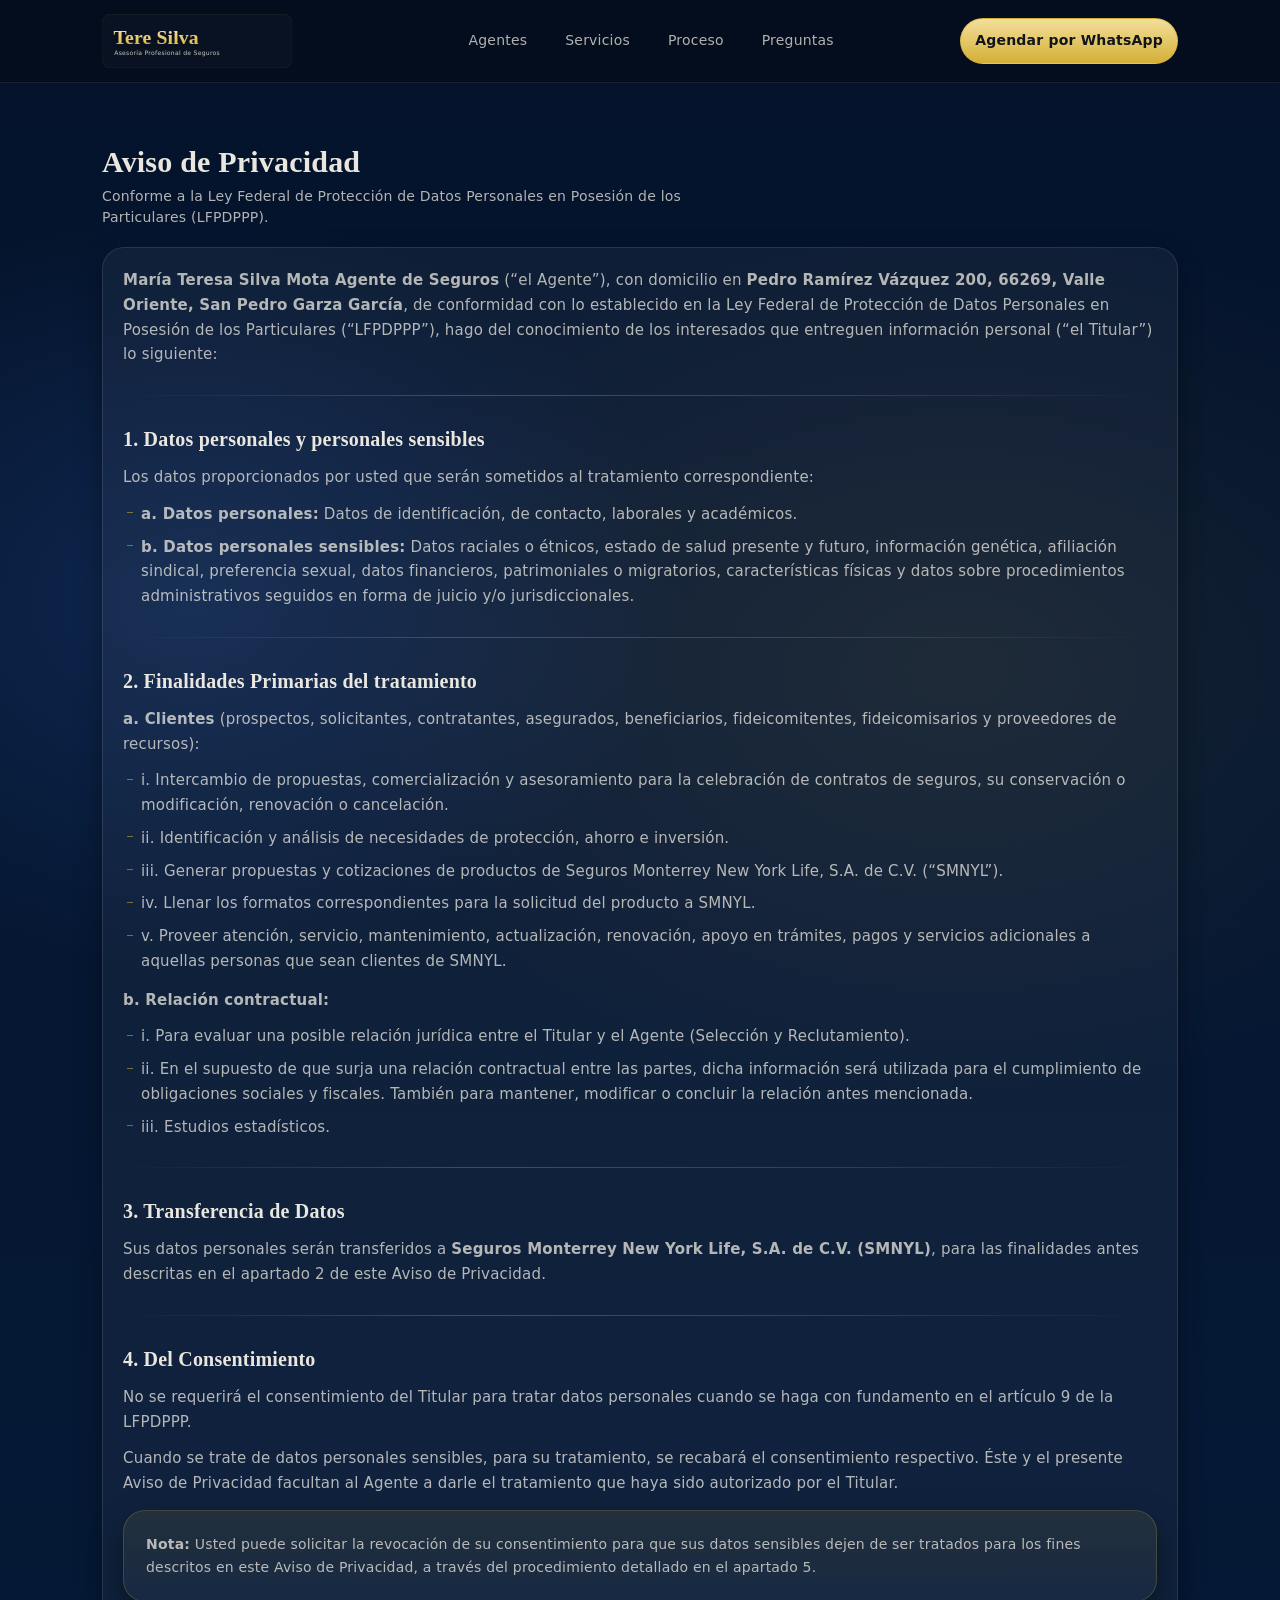
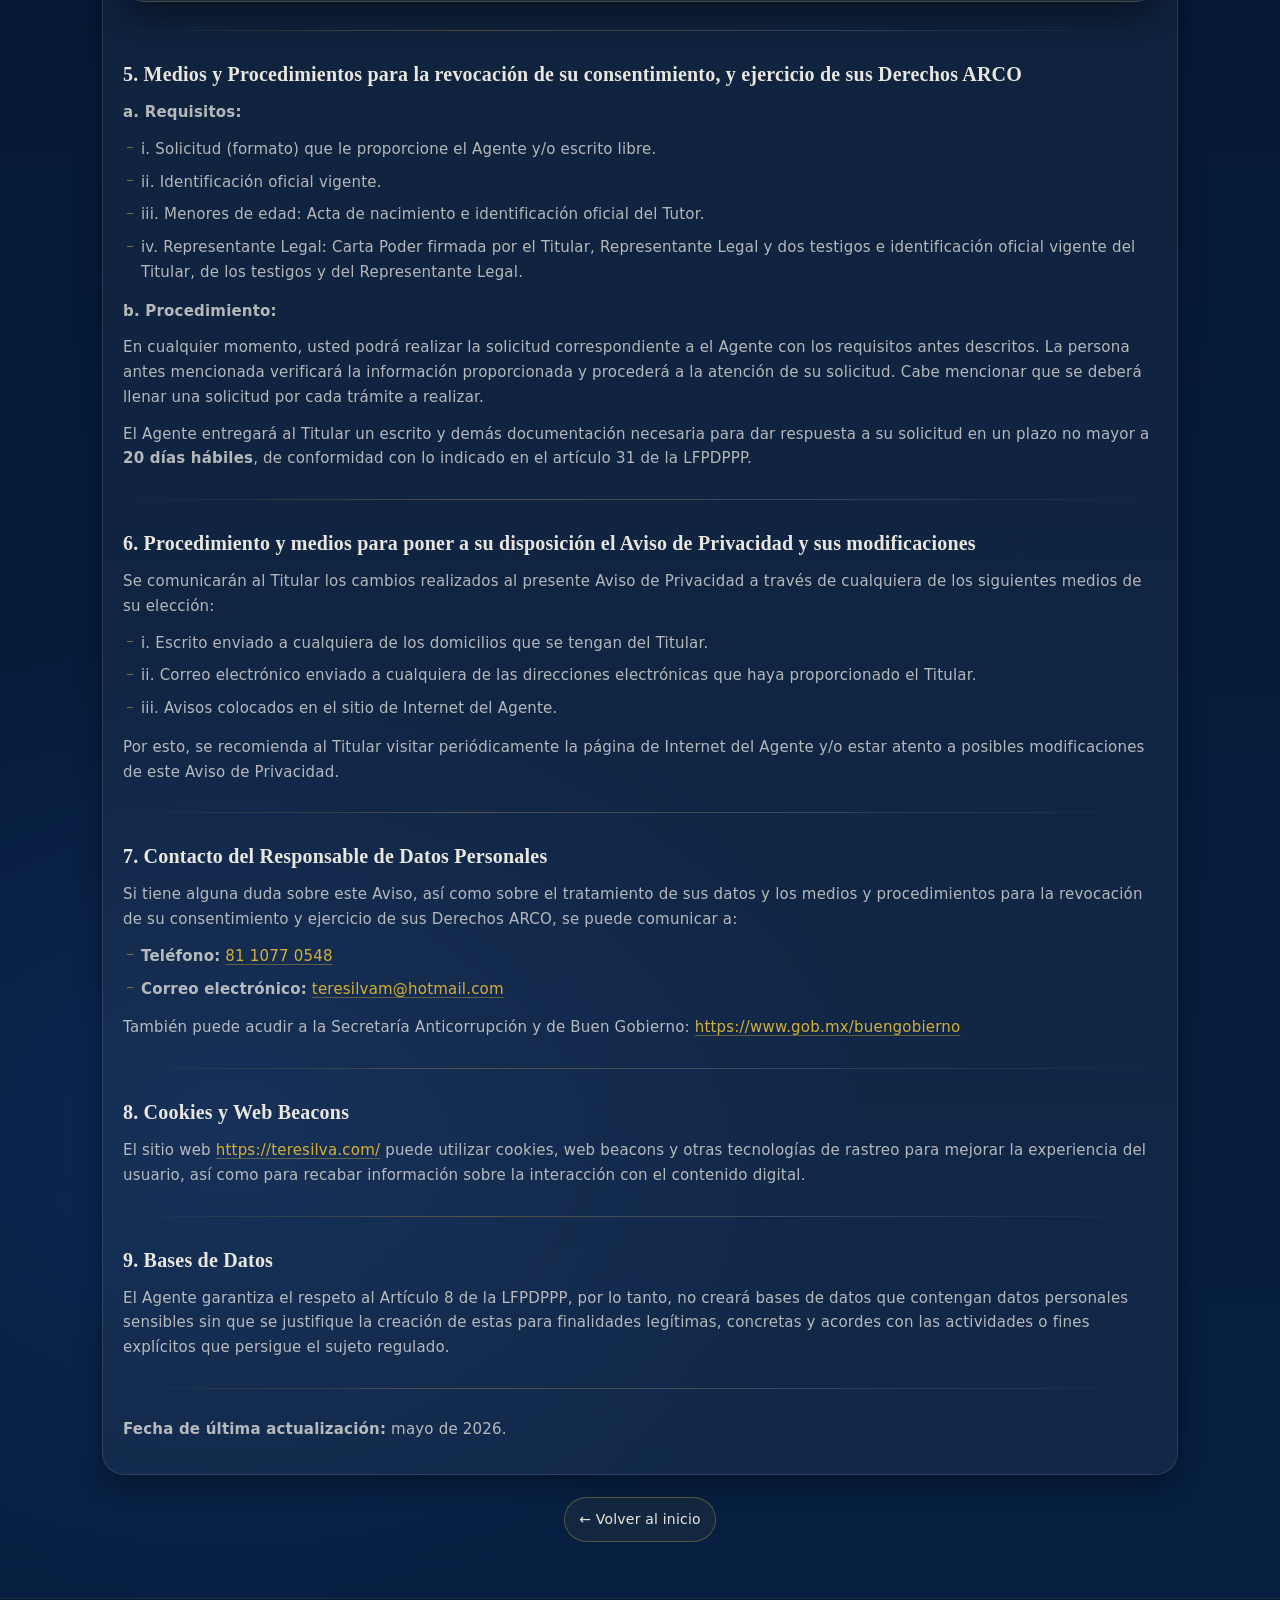
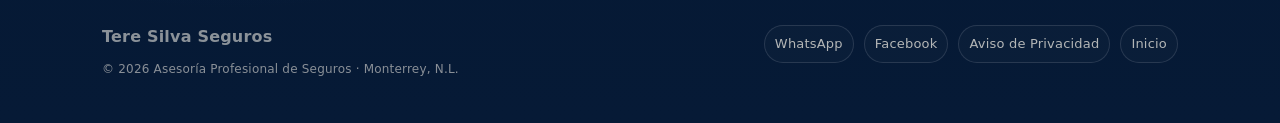
<file: aviso-privacidad.html>
<!DOCTYPE html>
<html lang="es">
<head>
  <meta charset="utf-8"/>
  <meta content="width=device-width, initial-scale=1" name="viewport"/>
  <title>Aviso de Privacidad – Tere Silva Seguros</title>
  <meta content="Aviso de Privacidad de María Teresa Silva Mota, Agente de Seguros, conforme a la LFPDPPP." name="description"/>
  <meta content="#061326" name="theme-color"/>
  <meta name="robots" content="index, follow"/>
  <link href="assets/logo.svg" rel="icon" type="image/svg+xml"/>
  <link href="style.css" rel="stylesheet"/>
</head>
<body>
<a class="skip-link" href="#contenido">Saltar al contenido</a>

<header class="site-header" id="siteHeader">
  <div class="container">
    <div class="header-inner">
      <a aria-label="Inicio" class="brand" href="index.html">
        <img alt="Tere Silva - Asesoría de Seguros" src="assets/logo.svg"/>
      </a>

      <nav aria-label="Navegación" class="nav">
        <a href="index.html#agentes">Agentes</a>
        <a href="index.html#servicios">Servicios</a>
        <a href="index.html#proceso">Proceso</a>
        <a href="index.html#faq">Preguntas</a>
      </nav>

      <div class="header-ctas">
        <a class="btn btn-primary" href="https://wa.link/lrawgj" rel="noopener" target="_blank">Agendar por WhatsApp</a>
      </div>
    </div>
  </div>
</header>

<main id="contenido">
  <section class="section">
    <div class="container">
      <div class="section-head">
        <div>
          <h1 class="section-title">Aviso de Privacidad</h1>
          <p class="section-sub">Conforme a la Ley Federal de Protección de Datos Personales en Posesión de los Particulares (LFPDPPP).</p>
        </div>
      </div>

      <article class="card legal-card legal-doc">

        <p><strong>María Teresa Silva Mota Agente de Seguros</strong> (&ldquo;el Agente&rdquo;), con domicilio en <strong>Pedro Ramírez Vázquez 200, 66269, Valle Oriente, San Pedro Garza García</strong>, de conformidad con lo establecido en la Ley Federal de Protección de Datos Personales en Posesión de los Particulares (&ldquo;LFPDPPP&rdquo;), hago del conocimiento de los interesados que entreguen información personal (&ldquo;el Titular&rdquo;) lo siguiente:</p>

        <div class="hr"></div>

        <h3>1. Datos personales y personales sensibles</h3>
        <p>Los datos proporcionados por usted que serán sometidos al tratamiento correspondiente:</p>
        <ul>
          <li><strong>a. Datos personales:</strong> Datos de identificación, de contacto, laborales y académicos.</li>
          <li><strong>b. Datos personales sensibles:</strong> Datos raciales o étnicos, estado de salud presente y futuro, información genética, afiliación sindical, preferencia sexual, datos financieros, patrimoniales o migratorios, características físicas y datos sobre procedimientos administrativos seguidos en forma de juicio y/o jurisdiccionales.</li>
        </ul>

        <div class="hr"></div>

        <h3>2. Finalidades Primarias del tratamiento</h3>

        <p><strong>a. Clientes</strong> (prospectos, solicitantes, contratantes, asegurados, beneficiarios, fideicomitentes, fideicomisarios y proveedores de recursos):</p>
        <ul>
          <li>i. Intercambio de propuestas, comercialización y asesoramiento para la celebración de contratos de seguros, su conservación o modificación, renovación o cancelación.</li>
          <li>ii. Identificación y análisis de necesidades de protección, ahorro e inversión.</li>
          <li>iii. Generar propuestas y cotizaciones de productos de Seguros Monterrey New York Life, S.A. de C.V. (&ldquo;SMNYL&rdquo;).</li>
          <li>iv. Llenar los formatos correspondientes para la solicitud del producto a SMNYL.</li>
          <li>v. Proveer atención, servicio, mantenimiento, actualización, renovación, apoyo en trámites, pagos y servicios adicionales a aquellas personas que sean clientes de SMNYL.</li>
        </ul>

        <p><strong>b. Relación contractual:</strong></p>
        <ul>
          <li>i. Para evaluar una posible relación jurídica entre el Titular y el Agente (Selección y Reclutamiento).</li>
          <li>ii. En el supuesto de que surja una relación contractual entre las partes, dicha información será utilizada para el cumplimiento de obligaciones sociales y fiscales. También para mantener, modificar o concluir la relación antes mencionada.</li>
          <li>iii. Estudios estadísticos.</li>
        </ul>

        <div class="hr"></div>

        <h3>3. Transferencia de Datos</h3>
        <p>Sus datos personales serán transferidos a <strong>Seguros Monterrey New York Life, S.A. de C.V. (SMNYL)</strong>, para las finalidades antes descritas en el apartado 2 de este Aviso de Privacidad.</p>

        <div class="hr"></div>

        <h3>4. Del Consentimiento</h3>
        <p>No se requerirá el consentimiento del Titular para tratar datos personales cuando se haga con fundamento en el artículo 9 de la LFPDPPP.</p>
        <p>Cuando se trate de datos personales sensibles, para su tratamiento, se recabará el consentimiento respectivo. Éste y el presente Aviso de Privacidad facultan al Agente a darle el tratamiento que haya sido autorizado por el Titular.</p>
        <div class="callout" style="margin-top:14px">
          <p style="margin:0;font-size:14px"><strong>Nota:</strong> Usted puede solicitar la revocación de su consentimiento para que sus datos sensibles dejen de ser tratados para los fines descritos en este Aviso de Privacidad, a través del procedimiento detallado en el apartado 5.</p>
        </div>

        <div class="hr"></div>

        <h3>5. Medios y Procedimientos para la revocación de su consentimiento, y ejercicio de sus Derechos ARCO</h3>

        <p><strong>a. Requisitos:</strong></p>
        <ul>
          <li>i. Solicitud (formato) que le proporcione el Agente y/o escrito libre.</li>
          <li>ii. Identificación oficial vigente.</li>
          <li>iii. Menores de edad: Acta de nacimiento e identificación oficial del Tutor.</li>
          <li>iv. Representante Legal: Carta Poder firmada por el Titular, Representante Legal y dos testigos e identificación oficial vigente del Titular, de los testigos y del Representante Legal.</li>
        </ul>

        <p><strong>b. Procedimiento:</strong></p>
        <p>En cualquier momento, usted podrá realizar la solicitud correspondiente a el Agente con los requisitos antes descritos. La persona antes mencionada verificará la información proporcionada y procederá a la atención de su solicitud. Cabe mencionar que se deberá llenar una solicitud por cada trámite a realizar.</p>
        <p>El Agente entregará al Titular un escrito y demás documentación necesaria para dar respuesta a su solicitud en un plazo no mayor a <strong>20 días hábiles</strong>, de conformidad con lo indicado en el artículo 31 de la LFPDPPP.</p>

        <div class="hr"></div>

        <h3>6. Procedimiento y medios para poner a su disposición el Aviso de Privacidad y sus modificaciones</h3>
        <p>Se comunicarán al Titular los cambios realizados al presente Aviso de Privacidad a través de cualquiera de los siguientes medios de su elección:</p>
        <ul>
          <li>i. Escrito enviado a cualquiera de los domicilios que se tengan del Titular.</li>
          <li>ii. Correo electrónico enviado a cualquiera de las direcciones electrónicas que haya proporcionado el Titular.</li>
          <li>iii. Avisos colocados en el sitio de Internet del Agente.</li>
        </ul>
        <p>Por esto, se recomienda al Titular visitar periódicamente la página de Internet del Agente y/o estar atento a posibles modificaciones de este Aviso de Privacidad.</p>

        <div class="hr"></div>

        <h3>7. Contacto del Responsable de Datos Personales</h3>
        <p>Si tiene alguna duda sobre este Aviso, así como sobre el tratamiento de sus datos y los medios y procedimientos para la revocación de su consentimiento y ejercicio de sus Derechos ARCO, se puede comunicar a:</p>
        <ul>
          <li><strong>Teléfono:</strong> <a href="tel:+528110770548">81 1077 0548</a></li>
          <li><strong>Correo electrónico:</strong> <a href="mailto:teresilvam@hotmail.com">teresilvam@hotmail.com</a></li>
        </ul>
        <p>También puede acudir a la Secretaría Anticorrupción y de Buen Gobierno: <a href="https://www.gob.mx/buengobierno" rel="noopener" target="_blank">https://www.gob.mx/buengobierno</a></p>

        <div class="hr"></div>

        <h3>8. Cookies y Web Beacons</h3>
        <p>El sitio web <a href="https://teresilva.com/" rel="noopener" target="_blank">https://teresilva.com/</a> puede utilizar cookies, web beacons y otras tecnologías de rastreo para mejorar la experiencia del usuario, así como para recabar información sobre la interacción con el contenido digital.</p>

        <div class="hr"></div>

        <h3>9. Bases de Datos</h3>
        <p>El Agente garantiza el respeto al Artículo 8 de la LFPDPPP, por lo tanto, no creará bases de datos que contengan datos personales sensibles sin que se justifique la creación de estas para finalidades legítimas, concretas y acordes con las actividades o fines explícitos que persigue el sujeto regulado.</p>

        <div class="hr"></div>

        <p class="smallprint"><strong>Fecha de última actualización:</strong> mayo de 2026.</p>
      </article>

      <div style="margin-top:22px; text-align:center">
        <a class="btn btn-ghost" href="index.html">← Volver al inicio</a>
      </div>
    </div>
  </section>
</main>

<footer class="site-footer">
  <div class="container footer-grid">
    <div class="footer-brand">
      <div class="footer-title"><strong>Tere Silva Seguros</strong></div>
      <div class="smallprint">© <span id="year"></span> Asesoría Profesional de Seguros · Monterrey, N.L.</div>
    </div>

    <div class="footer-links">
      <a href="https://wa.link/lrawgj" rel="noopener" target="_blank">WhatsApp</a>
      <a href="https://www.facebook.com/TereSilvaGMM" rel="noopener" target="_blank">Facebook</a>
      <a href="aviso-privacidad.html">Aviso de Privacidad</a>
      <a href="index.html">Inicio</a>
    </div>
  </div>
</footer>

<script>
  document.getElementById('year').textContent = new Date().getFullYear();
</script>
</body>
</html>
</file>
<file: style.css>
/* TereSilva - Lux Corporate (static, no WordPress dependencies) */

:root{
  --bg0:#04132b;
  --bg1:#072042;
  --panel: rgba(255,255,255,0.045);
  --panel2: rgba(255,255,255,0.03);
  --stroke: rgba(255,255,255,0.10);
  --stroke2: rgba(212,175,55,0.22);
  --text: rgba(245,241,232,0.95);
  --muted: rgba(245,241,232,0.72);
  --muted2: rgba(245,241,232,0.56);
  --gold: #d4af37;
  --gold2:#b88b1b;
  --ice: #b7c6ff;
  --danger:#ff5b5b;
  --shadow: 0 22px 60px rgba(0,0,0,0.55);
  --shadow2: 0 14px 34px rgba(0,0,0,0.45);
  --radius-xl: 22px;
  --radius-lg: 18px;
  --radius-md: 14px;
  --maxw: 1120px;
}

*{ box-sizing:border-box; }
html, body{ margin:0; padding:0; }
body{
  font-family: system-ui, -apple-system, Segoe UI, Roboto, Arial, sans-serif;
  background: radial-gradient(1200px 800px at 75% 20%, rgba(212,175,55,0.08), transparent 55%),
              radial-gradient(1100px 850px at 18% 82%, rgba(64,123,255,0.10), transparent 58%),
              radial-gradient(900px 700px at 15% 18%, rgba(20,48,96,0.65), transparent 55%),
              linear-gradient(180deg, var(--bg0), var(--bg1));
  color: var(--text);
  line-height: 1.55;
  letter-spacing: 0.2px;
  overflow-x:hidden;
}

a{ color:inherit; text-decoration:none; }
a:focus-visible, button:focus-visible{
  outline: 3px solid rgba(212,175,55,0.55);
  outline-offset: 3px;
  border-radius: 10px;
}

.container{
  max-width: var(--maxw);
  margin: 0 auto;
  padding: 0 22px;
}

.hr{
  height:1px;
  background: linear-gradient(90deg, transparent, rgba(212,175,55,0.35), rgba(255,255,255,0.16), transparent);
  margin: 28px 0;
  opacity: 0.9;
}

.badge{
  display:inline-flex;
  align-items:center;
  gap:10px;
  padding: 8px 12px;
  border-radius: 999px;
  background: rgba(255,255,255,0.035);
  border: 1px solid rgba(255,255,255,0.10);
  color: var(--muted);
  font-size: 13px;
}

.badge i{
  width:10px; height:10px;
  border-radius:50%;
  background: linear-gradient(180deg, #f3df9a, var(--gold));
  box-shadow: 0 0 0 3px rgba(212,175,55,0.12);
}

header.site-header{
  position: sticky;
  top: 0;
  z-index: 50;
  backdrop-filter: blur(16px);
  background: rgba(5,11,23,0.66);
  border-bottom: 1px solid rgba(255,255,255,0.08);
}

.header-inner{
  display:flex;
  align-items:center;
  justify-content:space-between;
  padding: 14px 0;
  gap: 14px;
}

.brand{
  display:flex;
  align-items:center;
  gap: 12px;
  min-width: 240px;
}

.brand img{
  width: 190px;
  height: auto;
  display:block;
}

.nav{
  display:flex;
  align-items:center;
  gap: 18px;
}

.nav a{
  color: var(--muted);
  font-size: 14px;
  padding: 10px 10px;
  border-radius: 10px;
  transition: background .2s ease, color .2s ease;
}

.nav a:hover{
  background: rgba(255,255,255,0.04);
  color: var(--text);
}

.header-ctas{
  display:flex;
  align-items:center;
  gap: 12px;
}

.btn{
  border: 1px solid rgba(255,255,255,0.18);
  background: rgba(255,255,255,0.02);
  color: var(--text);
  padding: 11px 14px;
  border-radius: 999px;
  font-size: 14px;
  display:inline-flex;
  align-items:center;
  justify-content:center;
  gap: 10px;
  cursor: pointer;
  transition: transform .16s ease, background .2s ease, border-color .2s ease;
  user-select:none;
  white-space:nowrap;
}

.btn:hover{
  transform: translateY(-1px);
  background: rgba(255,255,255,0.05);
  border-color: rgba(255,255,255,0.26);
}

.btn-primary{
  background: linear-gradient(180deg, #f3df9a, var(--gold));
  border-color: rgba(212,175,55,0.55);
  color: rgba(5,11,23,0.95);
  font-weight: 700;
}

.btn-primary:hover{
  background: linear-gradient(180deg, #fdebb5, #cfa52d);
}

.btn-ghost{
  border-color: rgba(212,175,55,0.35);
  background: rgba(212,175,55,0.06);
  color: var(--text);
}

.btn-ghost:hover{
  background: rgba(212,175,55,0.10);
}

.btn-icon{
  width: 44px;
  height: 44px;
  padding: 0;
  border-radius: 14px;
}

.hamburger{
  display:none;
}

.mobile-nav{
  display:none;
  padding: 0 0 14px 0;
}

.mobile-nav a{
  display:block;
  padding: 12px 12px;
  color: var(--muted);
  border-radius: 12px;
  margin-top: 6px;
  background: rgba(255,255,255,0.02);
  border: 1px solid rgba(255,255,255,0.08);
}

.mobile-nav a:hover{
  color: var(--text);
  background: rgba(255,255,255,0.04);
}

/* HERO */
.hero{
  position: relative;
  padding: 64px 0 36px 0;
  overflow: hidden;
}

.hero::before{
  content:"";
  position:absolute;
  inset: -80px -120px -120px -120px;
  background-image: url("assets/hero.svg");
  background-size: cover;
  background-position: center;
  opacity: 0.92;
  transform: scale(1.02);
  pointer-events:none;
}

.hero::after{
  content:"";
  position:absolute;
  inset:0;
  background:
    linear-gradient(180deg, rgba(5,11,23,0.22), rgba(5,11,23,0.86) 62%, rgba(5,11,23,0.98));
  pointer-events:none;
}

.hero-inner{
  position:relative;
  z-index:2;
  display:grid;
  grid-template-columns: 1.05fr 0.95fr;
  gap: 28px;
  align-items: center;
}

.h-title{
  font-family: Georgia, "Times New Roman", serif;
  letter-spacing: 0.2px;
  font-weight: 800;
  font-size: clamp(34px, 4.2vw, 54px);
  line-height: 1.08;
  margin: 14px 0 14px 0;
}

.h-title .accent{
  background: linear-gradient(180deg, #f3df9a, var(--gold));
  -webkit-background-clip: text;
  background-clip: text;
  color: transparent;
}

.h-sub{
  color: var(--muted);
  font-size: 16px;
  max-width: 56ch;
}

.hero-actions{
  display:flex;
  gap: 12px;
  flex-wrap: wrap;
  margin-top: 22px;
}

.hero-card{
  background: rgba(255,255,255,0.04);
  border: 1px solid rgba(255,255,255,0.10);
  border-radius: var(--radius-xl);
  padding: 22px 22px;
  box-shadow: var(--shadow2);
}

.hero-card h3{
  margin: 0 0 10px 0;
  font-size: 16px;
  letter-spacing: 0.2px;
}

.hero-card p{
  margin: 0 0 14px 0;
  color: var(--muted);
  font-size: 14px;
}

.kpi{
  display:grid;
  grid-template-columns: 1fr 1fr;
  gap: 12px;
  margin-top: 14px;
}

.kpi .k{
  background: rgba(255,255,255,0.03);
  border: 1px solid rgba(255,255,255,0.08);
  border-radius: 16px;
  padding: 14px;
}

.k .label{
  color: var(--muted2);
  font-size: 12px;
}

.k .val{
  margin-top: 6px;
  font-weight: 800;
  letter-spacing: 0.2px;
}

.section{
  padding: 56px 0;
}

.section-head{
  display:flex;
  align-items:flex-end;
  justify-content: space-between;
  gap: 18px;
  margin-bottom: 18px;
}

.section-title{
  font-family: Georgia, "Times New Roman", serif;
  font-size: 30px;
  margin: 0;
}

.section-sub{
  margin: 0;
  color: var(--muted);
  max-width: 70ch;
  font-size: 14px;
}

.grid-3{
  display:grid;
  grid-template-columns: repeat(3, 1fr);
  gap: 16px;
}

.grid-2{
  display:grid;
  grid-template-columns: repeat(2, 1fr);
  gap: 16px;
}

.card{
  background: var(--panel);
  border: 1px solid rgba(255,255,255,0.10);
  border-radius: var(--radius-xl);
  padding: 20px;
  box-shadow: 0 10px 26px rgba(0,0,0,0.35);
  transition: transform .18s ease, border-color .18s ease, background .18s ease;
}

.card:hover{
  transform: translateY(-3px);
  border-color: rgba(212,175,55,0.22);
  background: rgba(255,255,255,0.055);
}

.card .icon{
  width: 56px;
  height: 56px;
  border-radius: 16px;
  background: rgba(212,175,55,0.08);
  border: 1px solid rgba(212,175,55,0.22);
  display:flex;
  align-items:center;
  justify-content:center;
  margin-bottom: 14px;
}

.card .icon img{
  width: 34px; height: 34px;
}

.card h4{
  margin: 0 0 8px 0;
  font-size: 16px;
}

.card p{
  margin: 0;
  color: var(--muted);
  font-size: 14px;
}

.card ul{
  margin: 12px 0 0 18px;
  padding: 0;
  color: var(--muted);
  font-size: 14px;
}

.callout{
  border-radius: var(--radius-xl);
  background: linear-gradient(180deg, rgba(212,175,55,0.10), rgba(255,255,255,0.03));
  border: 1px solid rgba(212,175,55,0.22);
  padding: 22px;
  box-shadow: var(--shadow2);
}

.quote{
  font-family: Georgia, "Times New Roman", serif;
  font-size: 22px;
  line-height: 1.35;
  margin: 0 0 10px 0;
}

.quote-author{
  margin: 0;
  color: rgba(245,241,232,0.78);
  font-size: 13px;
  letter-spacing: 0.3px;
  text-transform: uppercase;
}

.faq details{
  background: rgba(255,255,255,0.035);
  border: 1px solid rgba(255,255,255,0.10);
  border-radius: 16px;
  padding: 14px 16px;
}

.faq details + details{ margin-top: 10px; }

.faq summary{
  cursor: pointer;
  font-weight: 700;
  color: var(--text);
}

.faq p{
  color: var(--muted);
  margin: 10px 0 0 0;
  font-size: 14px;
}

.contact-card{
  display:flex;
  flex-direction: column;
  gap: 12px;
}

.contact-row{
  display:flex;
  align-items:center;
  justify-content: space-between;
  gap: 12px;
  padding: 12px 14px;
  background: rgba(255,255,255,0.03);
  border: 1px solid rgba(255,255,255,0.08);
  border-radius: 16px;
}

.contact-row .who{
  display:flex;
  flex-direction: column;
  gap: 2px;
}

.contact-row .who strong{
  letter-spacing: 0.2px;
}

.contact-row .who span{
  font-size: 12px;
  color: var(--muted2);
}

/* AGENTES */
.agents-grid{ margin-top: 10px; }

.agent-top{
  display:flex;
  align-items:center;
  gap: 14px;
  margin-bottom: 12px;
}

.agent-photo{
  width: 66px;
  height: 66px;
  border-radius: 18px;
  overflow: hidden;
  background: rgba(212,175,55,0.06);
  border: 1px solid rgba(212,175,55,0.22);
  box-shadow: 0 10px 22px rgba(0,0,0,0.30);
  flex: 0 0 auto;
  display: block;
}

.agent-photo-img{
  width: 100%;
  height: 100%;
  display: block;
  object-fit: cover;
  object-position: 50% 25%;
}

.agent-name{
  margin: 0;
  font-size: 16px;
}

.agent-role{
  margin: 4px 0 0 0;
  color: var(--muted2);
  font-size: 12px;
}

.agent-desc{
  margin: 0;
  color: var(--muted);
  font-size: 14px;
}

.agent-actions{
  display:flex;
  gap: 10px;
  flex-wrap: wrap;
  margin-top: 14px;
}

footer{
  padding: 26px 0 44px 0;
  color: var(--muted2);
  border-top: 1px solid rgba(255,255,255,0.08);
  background: rgba(0,0,0,0.18);
}

.smallprint{
  font-size: 12px;
  color: rgba(245,241,232,0.55);
  margin-top: 10px;
}

.whatsapp-fab{
  position: fixed;
  right: 18px;
  bottom: 18px;
  z-index: 70;
  width: 54px;
  height: 54px;
  border-radius: 18px;
  background: linear-gradient(180deg, #f3df9a, var(--gold));
  border: 1px solid rgba(212,175,55,0.55);
  box-shadow: 0 18px 50px rgba(0,0,0,0.55);
  display:flex;
  align-items:center;
  justify-content:center;
  cursor:pointer;
  transition: transform .16s ease;
}
.whatsapp-fab:hover{ transform: translateY(-2px); }
.whatsapp-fab svg{ width: 26px; height: 26px; }

/* Responsive */
@media (max-width: 980px){
  .hero-inner{ grid-template-columns: 1fr; }
  .grid-3{ grid-template-columns: 1fr; }
  .grid-2{ grid-template-columns: 1fr; }
  .nav, .header-ctas .btn-ghost{ display:none; }
  .hamburger{ display:inline-flex; }
  .mobile-nav{ display:block; }
}


/* Disabled placeholder buttons */
.btn-disabled{opacity:0.55; pointer-events:none; filter:saturate(0.8);}

/* Mobile polish (<= 520px): tighter header, full-bleed hero, better spacing */
@media (max-width: 520px){
  .container{ padding: 0 16px; }

  /* Header: keep one-line, make logo + CTA fit */
  .header-inner{ padding: 10px 0; gap: 10px; }
  .brand{ min-width: 0; }
  .brand img{ width: 138px; }

  .header-ctas{ gap: 8px; }
  .header-ctas .btn-primary{
    padding: 10px 12px;
    font-size: 12.5px;
    max-width: 200px;
    overflow: hidden;
    text-overflow: ellipsis;
  }

  .btn{ padding: 11px 12px; font-size: 13px; }
  .btn-icon{ width: 42px; height: 42px; border-radius: 14px; }

  /* Hero: prevent “blank band” on the right by tightening the hero background inset and re-centering */
  .hero{ padding: 44px 0 28px 0; }
  .hero::before{
    inset: -56px -76px -96px -76px;
    background-position: 60% 30%;
    opacity: 0.88;
    transform: none;
  }

  .hero-inner{ gap: 18px; }
  .h-title{ font-size: clamp(30px, 9vw, 40px); }
  .h-sub{ font-size: 15px; }

  /* Make CTAs stack nicely */
  .hero-actions{ gap: 10px; }
  .hero-actions .btn{ width: 100%; justify-content: center; }

  /* Cards + sections: less padding */
  .grid-3, .grid-2{ gap: 12px; }
  .card{ padding: 16px; border-radius: 18px; }
  .card:hover{ transform: none; } /* no “hover lift” on touch devices */

  .section{ padding: 44px 0; }
  .section-head{ align-items:flex-start; }
  .section-title{ font-size: 28px; }

  /* Floating WhatsApp button: slightly smaller */
  .whatsapp-fab{ right: 14px; bottom: 14px; width: 52px; height: 52px; border-radius: 18px; }
  .whatsapp-fab svg{ width: 24px; height: 24px; }
}

/* Extra-small screens */
@media (max-width: 380px){
  .brand img{ width: 126px; }
  .header-ctas .btn-primary{ max-width: 175px; }
}


/* Misión · Visión · Valores */
.mvv-card{ text-align:center; }
.mvv-card .icon{ margin: 0 auto 14px auto; }
.mvv-card h4{ font-family: Georgia, "Times New Roman", serif; font-size: 18px; }
.mvv-card p{ max-width: 48ch; margin-left: auto; margin-right: auto; }
.valores-list{
  font-weight: 600;
  color: var(--gold) !important;
  letter-spacing: 0.3px;
}
.mvv-frase{
  text-align: center;
}
.mvv-frase .quote{
  margin: 0;
  font-size: 20px;
  background: linear-gradient(90deg, #f3df9a, var(--gold));
  -webkit-background-clip: text;
  background-clip: text;
  color: transparent;
}

/* Footer (business verification) */
.site-footer .footer-grid{
  display:flex;
  flex-wrap: wrap;
  gap: 14px;
  align-items: flex-start;
  justify-content: space-between;
}
.site-footer .footer-links{
  display:flex;
  flex-wrap: wrap;
  gap: 10px;
  align-items: center;
}
.site-footer .footer-links a{
  padding: 8px 10px;
  border-radius: 999px;
  border: 1px solid rgba(255,255,255,0.12);
  background: rgba(255,255,255,0.02);
  color: var(--muted);
  font-size: 13px;
}
.site-footer .footer-links a:hover{
  color: var(--text);
  background: rgba(255,255,255,0.05);
  border-color: rgba(255,255,255,0.22);
}
.legal-card .legal-name{
  font-weight: 800;
}

/* Skip link de accesibilidad */
.skip-link{
  position: absolute;
  left: -9999px;
  top: auto;
  width: 1px;
  height: 1px;
  overflow: hidden;
  z-index: 100;
}
.skip-link:focus{
  position: fixed;
  left: 14px;
  top: 14px;
  width: auto;
  height: auto;
  padding: 10px 14px;
  background: var(--gold);
  color: rgba(5,11,23,0.95);
  border-radius: 10px;
  font-weight: 700;
  text-decoration: none;
  outline: 3px solid rgba(255,255,255,0.45);
}

/* Documento legal (aviso de privacidad) */
.legal-doc h3{
  font-family: Georgia, "Times New Roman", serif;
  font-size: 20px;
  margin: 18px 0 10px 0;
  color: var(--text);
}
.legal-doc h3:first-child{
  margin-top: 0;
}
.legal-doc p{
  color: var(--muted);
  font-size: 15px;
  margin: 0 0 12px 0;
  line-height: 1.65;
}
.legal-doc ul{
  margin: 0 0 14px 0;
  padding: 0 0 0 4px;
  color: var(--muted);
  font-size: 15px;
  list-style: none;
}
.legal-doc ul li{
  margin-bottom: 8px;
  line-height: 1.65;
  padding-left: 14px;
  position: relative;
}
.legal-doc ul li::before{
  content: "";
  position: absolute;
  left: 0;
  top: 0.7em;
  width: 6px;
  height: 1px;
  background: rgba(212,175,55,0.55);
}
.legal-doc a{
  color: var(--gold);
  text-decoration: underline;
  text-underline-offset: 3px;
  text-decoration-color: rgba(212,175,55,0.4);
}
.legal-doc a:hover{
  text-decoration-color: var(--gold);
}

@media (max-width: 520px){
  .legal-doc h3{ font-size: 18px; }
  .legal-doc p, .legal-doc ul{ font-size: 14px; }
}
</file>
<file: ms-capital/style.css>
@import url('https://fonts.googleapis.com/css2?family=Archivo+Black&family=Inter:wght@400;500;600;700;800&display=swap');

:root{
  --black:#080808;
  --white:#f5f4ef;
  --paper:#e9e7df;
  --blue:#164cff;
  --cyan:#19d8ff;
  --orange:#ff4d10;
  --lime:#a8ff00;
  --muted:rgba(245,244,239,.67);
  --line:rgba(255,255,255,.16);
}

*{box-sizing:border-box}
html{scroll-behavior:smooth}
body{margin:0;background:var(--black);color:var(--white);font-family:Inter,Arial,sans-serif;overflow-x:hidden}
a{color:inherit;text-decoration:none}
img{display:block;max-width:100%}
button{font:inherit}
.skip-link{position:fixed;left:12px;top:-100px;z-index:1000;background:#fff;color:#000;padding:10px 14px}.skip-link:focus{top:12px}

.site-header{position:fixed;top:0;left:0;right:0;z-index:100;display:grid;grid-template-columns:auto 1fr auto;align-items:center;gap:34px;padding:18px 28px;border-bottom:1px solid transparent;transition:.25s ease}
.site-header.scrolled{background:rgba(8,8,8,.88);backdrop-filter:blur(16px);border-bottom-color:var(--line)}
.brand{display:flex;align-items:center;gap:10px;font-weight:800;letter-spacing:.14em;font-size:13px}
.brand img{width:30px;height:30px}
.desktop-nav{display:flex;justify-content:center;gap:26px;font-size:12px;text-transform:uppercase;letter-spacing:.12em}
.desktop-nav a,.header-cta{opacity:.78;transition:.2s}.desktop-nav a:hover,.header-cta:hover{opacity:1}
.header-cta{font-size:12px;text-transform:uppercase;letter-spacing:.12em;border-bottom:1px solid currentColor;padding-bottom:4px}
.menu-button,.mobile-nav{display:none}

.hero{min-height:100svh;position:relative;display:grid;grid-template-columns:1.02fr .98fr;align-items:center;padding:110px 5vw 72px;overflow:hidden;background:
radial-gradient(circle at 75% 35%,rgba(22,76,255,.26),transparent 25%),
linear-gradient(110deg,#050505 0 48%,#111 48% 100%)}
.hero-noise{position:absolute;inset:0;opacity:.12;pointer-events:none;background-image:url("data:image/svg+xml,%3Csvg viewBox='0 0 180 180' xmlns='http://www.w3.org/2000/svg'%3E%3Cfilter id='n'%3E%3CfeTurbulence type='fractalNoise' baseFrequency='.9' numOctaves='2' stitchTiles='stitch'/%3E%3C/filter%3E%3Crect width='100%25' height='100%25' filter='url(%23n)' opacity='.6'/%3E%3C/svg%3E")}
.hero-copy,.hero-team{position:relative;z-index:2}
.eyebrow{font-size:11px;letter-spacing:.2em;font-weight:700;text-transform:uppercase;margin:0 0 24px}.eyebrow.light{color:#fff}
.hero h1,.statement h2,.team-heading h2,.services-title h2,.method-intro h2,.manifesto h2,.contact-copy h2{font-family:'Archivo Black',Impact,sans-serif;text-transform:uppercase;margin:0;letter-spacing:-.055em}
.hero h1{font-size:clamp(62px,8vw,135px);line-height:.82;max-width:8ch}
.hero h1 span{display:block}.hero h1 .outline{color:transparent;-webkit-text-stroke:2px var(--white)}.hero h1 .blue{color:var(--blue)}
.hero-description{max-width:55ch;line-height:1.65;color:var(--muted);font-size:15px;margin:30px 0 0}
.hero-actions{display:flex;flex-wrap:wrap;gap:12px;margin-top:28px}
.button{display:inline-flex;align-items:center;justify-content:center;min-height:48px;padding:0 20px;text-transform:uppercase;font-size:11px;letter-spacing:.13em;font-weight:800;border:1px solid currentColor;transition:transform .18s ease,background .18s ease,color .18s ease}
.button:hover{transform:translateY(-2px)}.button-primary{background:var(--blue);border-color:var(--blue);color:#fff}.button-line{background:transparent}.button-dark{background:#050505;color:#fff;border-color:#050505}
.hero-team{height:min(76vh,760px);min-height:540px}
.portrait{position:absolute;overflow:hidden;background:#161616;box-shadow:0 28px 60px rgba(0,0,0,.48)}
.portrait img{width:100%;height:100%;object-fit:cover;filter:saturate(.78) contrast(1.08)}
.portrait-main{left:5%;top:6%;width:55%;height:84%;z-index:2}.portrait-top{right:0;top:0;width:39%;height:46%;z-index:3}.portrait-bottom{right:2%;bottom:0;width:42%;height:47%;z-index:4}
.portrait-label{position:absolute;left:0;right:0;bottom:0;padding:14px 16px;background:linear-gradient(transparent,rgba(0,0,0,.9));display:flex;flex-direction:column}.portrait-label strong{font-size:13px;text-transform:uppercase}.portrait-label span{font-size:10px;letter-spacing:.09em;text-transform:uppercase;color:rgba(255,255,255,.65);margin-top:4px}
.hero-index{position:absolute;left:5vw;bottom:24px;font-size:10px;letter-spacing:.18em}.scroll-cue{position:absolute;right:5vw;bottom:22px;font-size:10px;letter-spacing:.18em;display:flex;gap:10px}

.statement{min-height:86vh;padding:54px 5vw 70px;position:relative;overflow:hidden}.statement-meta{display:flex;justify-content:space-between;font-size:10px;letter-spacing:.18em;text-transform:uppercase;border-top:1px solid currentColor;padding-top:12px;position:relative;z-index:2}.statement-grid{display:grid;grid-template-columns:1.18fr .82fr;gap:8vw;align-items:end;min-height:68vh;position:relative;z-index:2}
.statement-health{background:var(--blue)}.statement-health:after{content:"";position:absolute;width:52vw;height:52vw;border:1px solid rgba(255,255,255,.24);border-radius:50%;right:-16vw;top:8%;box-shadow:0 0 0 7vw rgba(255,255,255,.03),0 0 0 14vw rgba(255,255,255,.025)}
.statement h2{font-size:clamp(56px,8.4vw,142px);line-height:.82}.statement h2 em{font-style:normal;color:transparent;-webkit-text-stroke:2px #fff}
.statement-card{max-width:520px;background:var(--paper);color:#111;padding:34px;box-shadow:16px 16px 0 rgba(0,0,0,.2)}.statement-card p{font-size:18px;line-height:1.55;margin-top:0}.statement-card ul{padding-left:18px;line-height:1.7;font-size:14px}.statement-card .button{margin-top:14px}

.statement-retirement{background:var(--paper);color:#0a0a0a;display:grid;grid-template-columns:1fr 1fr;align-items:center;gap:6vw}.statement-retirement .statement-meta{position:absolute;top:54px;left:5vw;right:5vw}.retirement-copy{position:relative;z-index:2;margin-top:70px}.retirement-copy h2{font-size:clamp(64px,8vw,130px)}.retirement-copy h2 span{color:var(--orange)}.retirement-copy>p:not(.eyebrow){max-width:57ch;line-height:1.7;color:#393939}.retirement-actions{display:flex;align-items:center;gap:24px;margin-top:28px}.retirement-actions span{font-size:11px;text-transform:uppercase;letter-spacing:.1em;line-height:1.6}
.retirement-orbit{position:relative;aspect-ratio:1}.orbit{position:absolute;border:1px solid rgba(0,0,0,.25);border-radius:50%;inset:10%}.orbit-two{inset:23%;border-width:2px}.orbit-three{inset:36%;border-color:var(--orange);border-width:5px}.orbit:before{content:"";position:absolute;width:18px;height:18px;background:var(--orange);border-radius:50%;left:50%;top:-9px}.orbit-two:before{background:var(--blue);left:12%;top:70%}.orbit-three:before{background:#000;left:75%;top:80%}.orbit-core{position:absolute;inset:43%;background:#000;color:#fff;display:grid;place-items:center;border-radius:50%;font-family:'Archivo Black';font-size:clamp(28px,4vw,70px)}

.team-section{background:#0c0c0c;padding:90px 5vw}.team-heading{display:grid;grid-template-columns:1fr 1fr;gap:5vw;align-items:end;margin-bottom:54px}.team-heading .eyebrow{grid-column:1/-1}.team-heading h2{font-size:clamp(58px,8vw,128px);line-height:.84}.team-heading h2 span{color:transparent;-webkit-text-stroke:2px #fff}.team-heading>p:last-child{max-width:48ch;color:var(--muted);line-height:1.7}
.team-grid{display:grid;grid-template-columns:repeat(3,1fr);gap:1px;background:#333}.advisor-card{background:#111;min-width:0}.advisor-photo{height:390px;overflow:hidden}.advisor-photo img{width:100%;height:100%;object-fit:cover;object-position:50% 20%;filter:grayscale(1);transition:.35s}.advisor-card:hover .advisor-photo img{filter:grayscale(0);transform:scale(1.03)}.advisor-content{padding:26px;position:relative;min-height:340px}.advisor-number{font-size:10px;letter-spacing:.18em}.advisor-content h3{font-family:'Archivo Black';font-size:clamp(35px,3.2vw,58px);line-height:.9;text-transform:uppercase;margin:24px 0 16px}.advisor-specialty{text-transform:uppercase;letter-spacing:.1em;font-size:10px;font-weight:700}.advisor-content>p:not(.advisor-specialty){color:var(--muted);font-size:13px;line-height:1.65}.advisor-links{display:flex;flex-wrap:wrap;gap:12px;margin-top:24px}.advisor-links a{font-size:10px;text-transform:uppercase;letter-spacing:.12em;border-bottom:1px solid;padding-bottom:3px}.advisor-blue .advisor-content{border-top:7px solid var(--blue)}.advisor-orange .advisor-content{border-top:7px solid var(--orange)}.advisor-lime .advisor-content{border-top:7px solid var(--lime)}

.services-board{display:grid;grid-template-columns:.75fr 1.25fr;min-height:90vh;background:var(--orange);color:#080808}.services-title{padding:70px 5vw;display:flex;flex-direction:column;justify-content:space-between;border-right:1px solid rgba(0,0,0,.35)}.services-title>span{font-size:10px;letter-spacing:.18em}.services-title h2{font-size:clamp(52px,6vw,100px);line-height:.88}.service-list article{display:grid;grid-template-columns:50px 1fr 1fr;gap:20px;align-items:center;padding:32px 5vw;border-bottom:1px solid rgba(0,0,0,.35);min-height:18vh;transition:.2s}.service-list article:hover{background:#0a0a0a;color:#fff}.service-list span{font-size:11px}.service-list h3{font-family:'Archivo Black';font-size:clamp(24px,2.5vw,44px);line-height:.95;text-transform:uppercase;margin:0}.service-list p{font-size:13px;line-height:1.6;margin:0}

.method-section{display:grid;grid-template-columns:1fr 1fr;background:#06140d;min-height:92vh}.method-intro{padding:80px 5vw;background:linear-gradient(145deg,#06140d,#0e2b18);display:flex;flex-direction:column;justify-content:center}.method-intro h2{font-size:clamp(66px,8vw,130px);line-height:.82}.method-intro h2 span{color:var(--lime)}.method-steps{padding:60px 5vw;display:flex;flex-direction:column;justify-content:center}.method-steps article{display:grid;grid-template-columns:70px 1fr;gap:22px;padding:30px 0;border-bottom:1px solid rgba(255,255,255,.16)}.method-steps article>span{font-size:11px;color:var(--lime)}.method-steps h3{font-family:'Archivo Black';font-size:30px;text-transform:uppercase;margin:0 0 8px}.method-steps p{color:var(--muted);line-height:1.6;margin:0}

.manifesto{background:var(--white);color:#080808;min-height:80vh;padding:8vw 5vw;position:relative;overflow:hidden}.manifesto>p{font-size:11px;letter-spacing:.18em;text-transform:uppercase}.manifesto h2{font-size:clamp(78px,12vw,190px);line-height:.78;margin-top:60px}.manifesto h2 span{color:var(--blue)}.manifesto-note{position:absolute;right:5vw;bottom:5vw;max-width:390px;font-size:15px;line-height:1.7;border-left:4px solid var(--blue);padding-left:18px}

.contact-section{display:grid;grid-template-columns:1fr 1fr;min-height:80vh;background:var(--cyan);color:#071116}.contact-copy{padding:80px 5vw;display:flex;flex-direction:column;justify-content:center}.contact-copy h2{font-size:clamp(62px,8vw,130px);line-height:.82}.contact-copy h2 span{color:transparent;-webkit-text-stroke:2px #071116}.contact-copy>p:last-child{max-width:50ch;line-height:1.7}.contact-panel{display:flex;flex-direction:column;justify-content:center;padding:60px 5vw}.contact-panel>a,.contact-address{display:flex;flex-direction:column;gap:8px;padding:24px 0;border-bottom:1px solid rgba(0,0,0,.35)}.contact-panel span{font-size:10px;letter-spacing:.16em;text-transform:uppercase}.contact-panel strong{font-family:'Archivo Black';font-size:clamp(24px,3vw,46px);text-transform:uppercase}.contact-panel>a:hover strong{transform:translateX(8px)}.contact-panel strong{transition:.2s}

.site-footer{padding:46px 5vw;background:#050505;display:grid;grid-template-columns:1fr auto;gap:18px;align-items:end}.footer-brand{font-family:'Archivo Black';font-size:clamp(40px,7vw,105px);letter-spacing:-.05em}.site-footer>p{grid-column:1;font-size:11px;text-transform:uppercase;letter-spacing:.14em;color:var(--muted)}.footer-links{display:flex;gap:18px;font-size:11px;text-transform:uppercase;letter-spacing:.1em}.site-footer small{grid-column:1/-1;color:rgba(255,255,255,.45);font-size:10px;line-height:1.5}

@media (max-width:1050px){
  .desktop-nav,.header-cta{display:none}.site-header{grid-template-columns:1fr auto}.menu-button{display:flex;width:42px;height:42px;border:1px solid var(--line);background:transparent;flex-direction:column;justify-content:center;gap:7px;padding:0 11px}.menu-button span{height:1px;background:#fff;width:100%}.mobile-nav{position:absolute;top:100%;left:0;right:0;background:#090909;padding:18px 28px;border-top:1px solid var(--line);flex-direction:column;gap:18px}.mobile-nav.open{display:flex}.mobile-nav a{font-family:'Archivo Black';text-transform:uppercase;font-size:22px}
  .hero{grid-template-columns:1fr;padding-top:120px}.hero-team{margin-top:50px;height:720px}.hero h1{font-size:clamp(62px,13vw,118px)}
  .statement-grid,.team-heading,.services-board,.method-section,.contact-section{grid-template-columns:1fr}.statement-grid{align-items:center;gap:42px;padding-top:90px}.statement-card{margin-left:auto}.statement-retirement{grid-template-columns:1fr}.retirement-orbit{max-width:650px;width:100%;margin:auto}.team-grid{grid-template-columns:1fr}.advisor-card{display:grid;grid-template-columns:.8fr 1.2fr}.advisor-photo{height:100%;min-height:440px}.services-title{min-height:55vh;border-right:0;border-bottom:1px solid rgba(0,0,0,.35)}
}

@media (max-width:700px){
  .site-header{padding:14px 16px}.brand span{font-size:11px}
  .hero{padding:105px 18px 60px}.hero h1{font-size:clamp(52px,17vw,85px)}.hero h1 .outline{-webkit-text-stroke:1px #fff}.hero-description{font-size:14px}.hero-team{height:500px;min-height:0}.portrait-main{left:0;width:64%;height:76%}.portrait-top{width:44%;height:42%}.portrait-bottom{width:48%;height:43%}.hero-index,.scroll-cue{display:none}
  .statement,.team-section{padding-left:18px;padding-right:18px}.statement-meta{gap:16px}.statement-grid{padding-top:60px}.statement h2{font-size:clamp(47px,14vw,76px)}.statement-card{padding:24px}.statement-card p{font-size:16px}
  .statement-retirement{padding-top:100px}.statement-retirement .statement-meta{left:18px;right:18px}.retirement-copy h2{font-size:clamp(54px,15vw,85px)}.retirement-actions{align-items:flex-start;flex-direction:column}
  .team-heading{display:block}.team-heading .eyebrow{margin-bottom:40px}.team-heading h2{font-size:clamp(49px,14vw,80px)}.team-heading>p:last-child{margin-top:30px}.advisor-card{display:block}.advisor-photo{height:380px;min-height:0}.advisor-content{min-height:0}
  .services-title,.method-intro,.method-steps,.contact-copy,.contact-panel{padding-left:18px;padding-right:18px}.services-title h2{font-size:54px}.service-list article{grid-template-columns:34px 1fr;padding:24px 18px}.service-list article p{grid-column:2}.method-intro{min-height:68vh}.method-intro h2{font-size:58px}.method-steps article{grid-template-columns:45px 1fr}.method-steps h3{font-size:24px}
  .manifesto{padding:80px 18px;min-height:70vh}.manifesto h2{font-size:clamp(60px,18vw,100px)}.manifesto-note{position:static;margin-top:60px}.contact-copy h2{font-size:56px}.contact-panel strong{font-size:25px}
  .site-footer{grid-template-columns:1fr;padding:42px 18px}.footer-links{flex-direction:column}.site-footer>p{grid-column:1}.footer-brand{font-size:52px}
}

@media (prefers-reduced-motion:reduce){html{scroll-behavior:auto}*{transition:none!important}}
</file>
